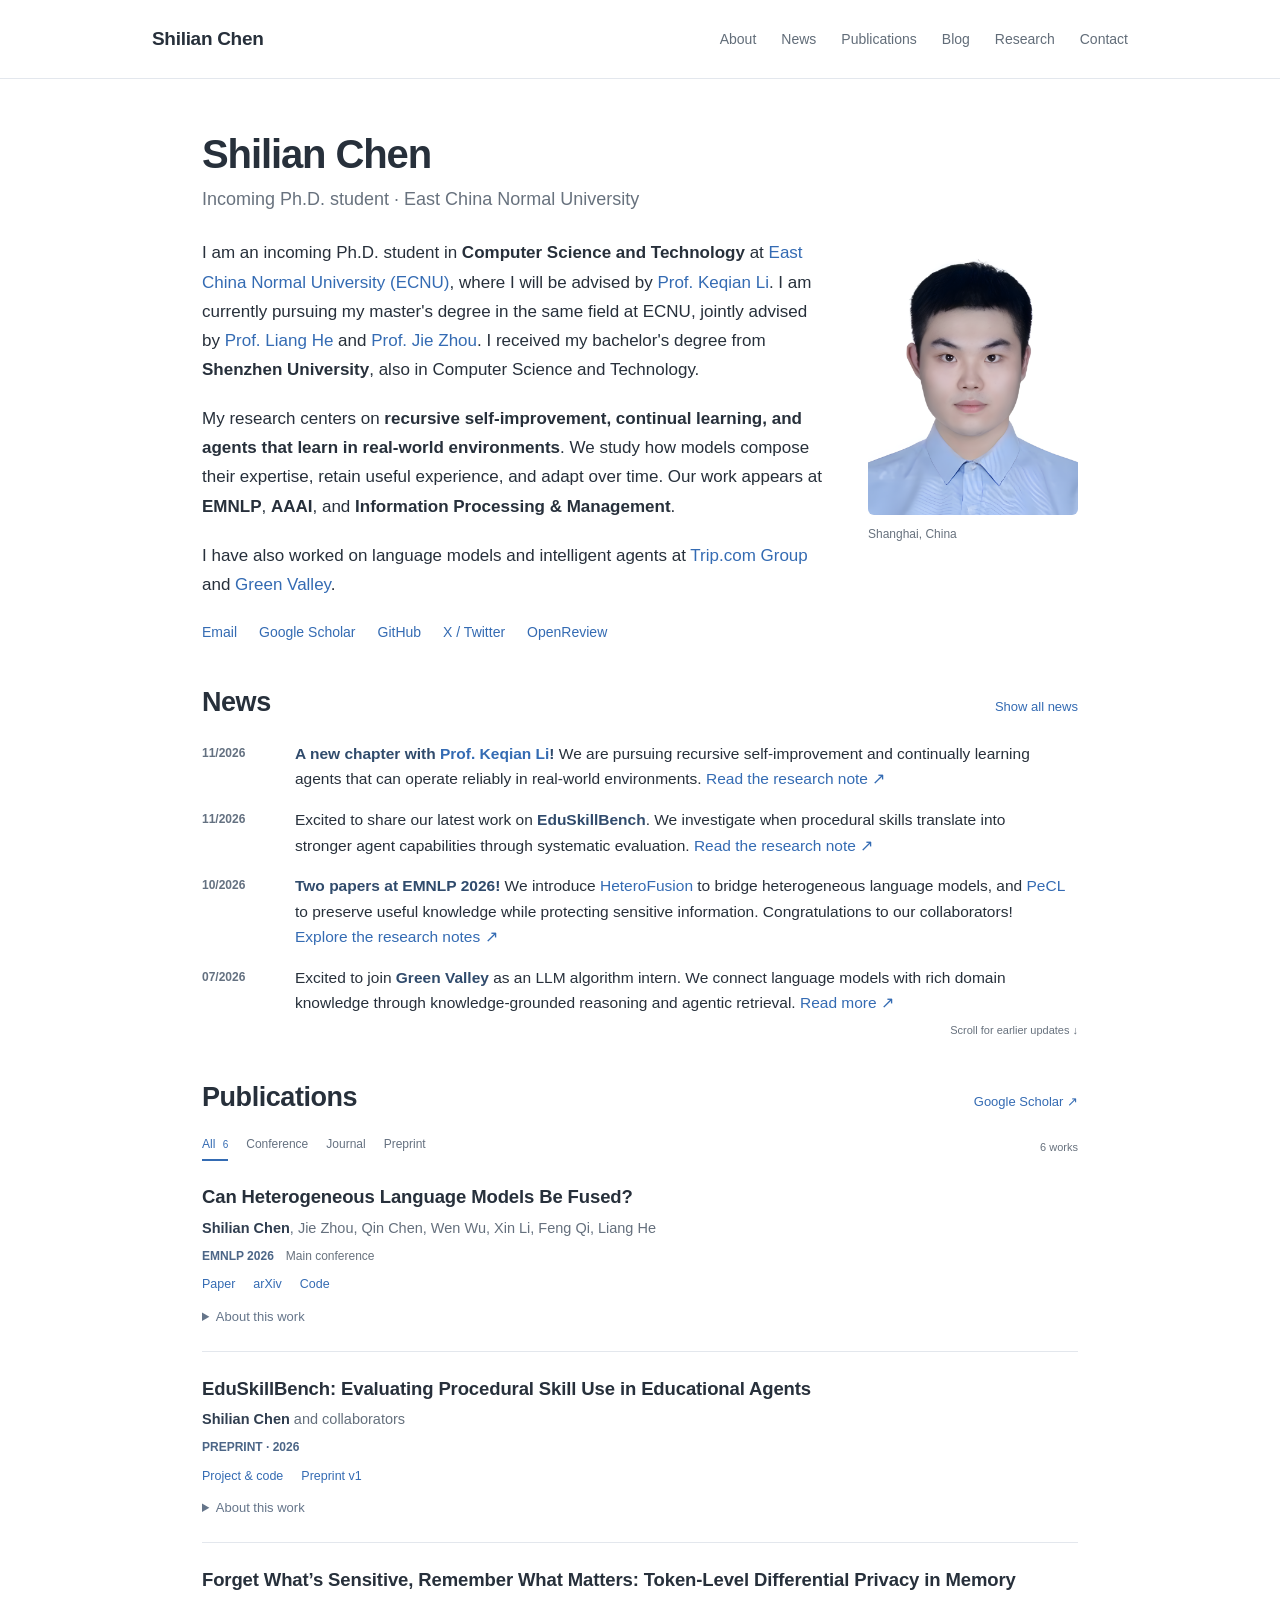
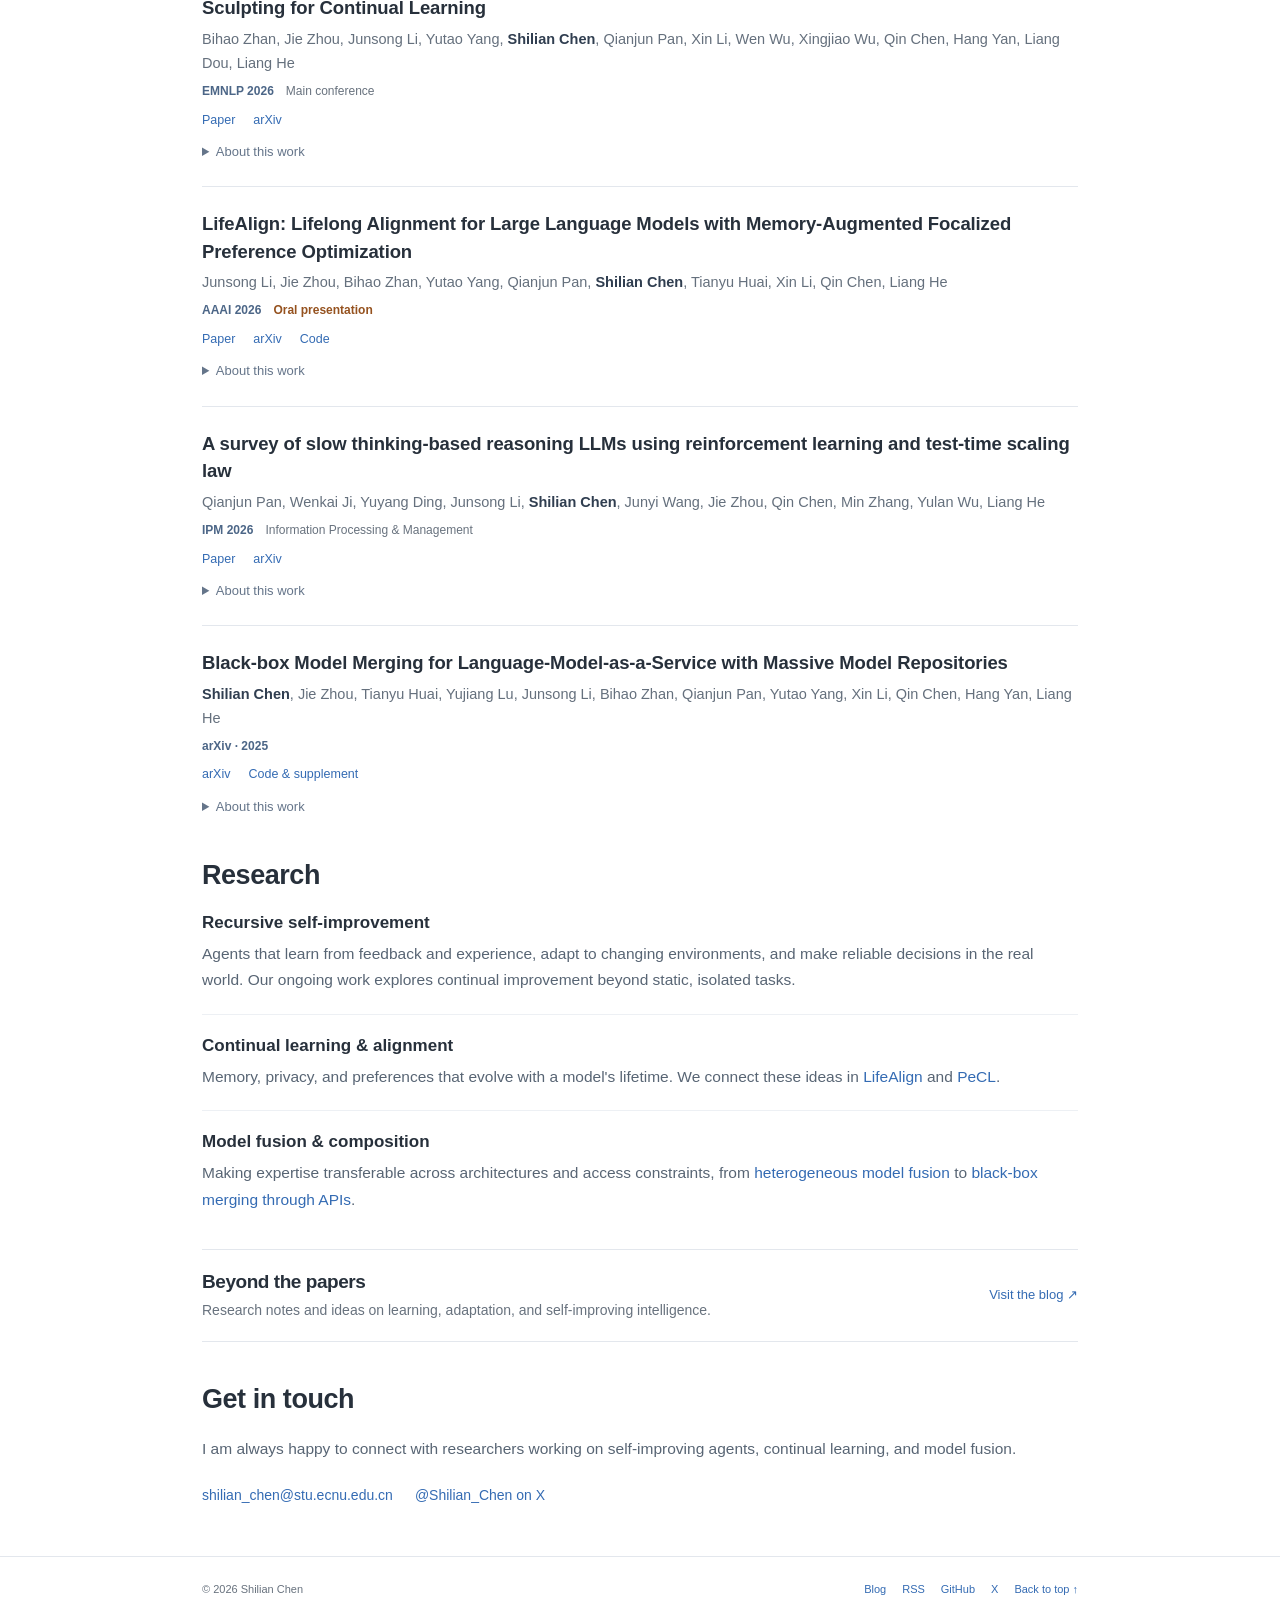
<file: index.html>
<!doctype html>
<html lang="en">
<head>
  <meta charset="utf-8">
  <meta name="viewport" content="width=device-width, initial-scale=1">
  <title>Shilian Chen | AI Researcher at ECNU</title>
  <meta name="description" content="Shilian Chen at East China Normal University. Research in recursive self-improvement, continual learning, language model fusion, and agentic intelligence in real-world environments.">
  <meta name="author" content="Shilian Chen">
  <meta name="robots" content="index, follow, max-image-preview:large">
  <meta name="theme-color" content="#346bb3">
  <link rel="canonical" href="https://chansl-lucky.github.io/">
  <meta property="og:type" content="profile">
  <meta property="og:title" content="Shilian Chen">
  <meta property="og:description" content="Recursive self-improvement, continual learning, and agentic intelligence in real-world environments. Academic homepage of Shilian Chen.">
  <meta property="og:url" content="https://chansl-lucky.github.io/">
  <meta property="og:image" content="https://chansl-lucky.github.io/assets/shilian-chen.png">
  <meta name="twitter:card" content="summary">
  <meta name="twitter:creator" content="@Shilian_Chen">
  <link rel="alternate" type="application/rss+xml" title="Shilian Chen — Blog" href="/blog/feed.xml">
  <link rel="icon" href="/assets/favicon.svg" type="image/svg+xml">
  <link rel="stylesheet" href="/style.css">
  <script type="application/ld+json">
  {"@context":"https://schema.org","@type":"ProfilePage","url":"https://chansl-lucky.github.io/","dateModified":"2026-11-05","mainEntity":{"@type":"Person","name":"Shilian Chen","url":"https://chansl-lucky.github.io/","image":"https://chansl-lucky.github.io/assets/shilian-chen.png","email":"mailto:shilian_chen@stu.ecnu.edu.cn","description":"Master's student and incoming Ph.D. student in Computer Science and Technology at East China Normal University, with a bachelor's degree in the same field from Shenzhen University. Researching recursive self-improvement, continual learning, and agentic intelligence.","affiliation":{"@type":"CollegeOrUniversity","name":"East China Normal University","url":"https://english.ecnu.edu.cn/"},"alumniOf":{"@type":"CollegeOrUniversity","name":"Shenzhen University"},"sameAs":["https://scholar.google.com/citations?user=aW4NPd4AAAAJ","https://openreview.net/profile?id=~Shilian_Chen2","https://github.com/Chansl-Lucky","https://x.com/Shilian_Chen"],"knowsAbout":["Language model fusion","Continual learning","Language model alignment","Agent evaluation","Recursive self-improvement"]}}
  </script>
  <script src="/script.js" defer></script>
</head>
<body>
<a class="skip-link" href="#main">Skip to content</a>
<!-- SITE_HEADER_START -->
<header class="site-header">
  <div class="header-inner">
    <a class="brand" href="/">Shilian Chen</a>
    <nav id="nav" aria-label="Main navigation">
      <a href="/#about">About</a><a href="/#news">News</a><a href="/#publications">Publications</a><a href="/blog/">Blog</a><a href="/#research">Research</a><a href="/#contact">Contact</a>
    </nav>
  </div>
</header>
<!-- SITE_HEADER_END -->
<main id="main" class="page-shell">
  <section id="about" class="intro section-block" aria-labelledby="profile-name">
    <div class="intro-heading">
      <h1 id="profile-name">Shilian Chen</h1>
      <p class="position">Incoming Ph.D. student · East China Normal University</p>
    </div>
    <div class="intro-grid">
      <div class="intro-copy">
        <p>I am an incoming Ph.D. student in <strong>Computer Science and Technology</strong> at <a href="https://english.ecnu.edu.cn/">East China Normal University (ECNU)</a>, where I will be advised by <a href="https://keqian-li.github.io/">Prof. Keqian Li</a>. I am currently pursuing my master's degree in the same field at ECNU, jointly advised by <a href="https://faculty.ecnu.edu.cn/_s16/hl2/main.psp">Prof. Liang He</a> and <a href="https://drjzhou.github.io/">Prof. Jie Zhou</a>. I received my bachelor's degree from <strong>Shenzhen University</strong>, also in Computer Science and Technology.</p>
        <p>My research centers on <strong>recursive self-improvement, continual learning, and agents that learn in real-world environments</strong>. We study how models compose their expertise, retain useful experience, and adapt over time. Our work appears at <strong>EMNLP</strong>, <strong>AAAI</strong>, and <strong>Information Processing &amp; Management</strong>.</p>
        <p>I have also worked on language models and intelligent agents at <a href="https://group.trip.com/">Trip.com Group</a> and <a href="https://www.greenvalleypharma.com/En">Green Valley</a>.</p>
        <div class="social-links" aria-label="Profiles and contact">
          <a href="mailto:shilian_chen@stu.ecnu.edu.cn">Email</a><a href="https://scholar.google.com/citations?user=aW4NPd4AAAAJ&amp;hl=en">Google Scholar</a><a href="https://github.com/Chansl-Lucky">GitHub</a><a href="https://x.com/Shilian_Chen">X / Twitter</a><a href="https://openreview.net/profile?id=~Shilian_Chen2">OpenReview</a>
        </div>
      </div>
      <figure class="hero-portrait">
        <img class="portrait" src="/assets/shilian-chen.png" width="1392" height="1824" alt="Portrait of Shilian Chen" fetchpriority="high">
        <figcaption class="portrait-caption">Shanghai, China</figcaption>
      </figure>
    </div>
  </section>
  <section id="news" class="section-block" aria-labelledby="news-title">
    <div class="section-heading"><h2 id="news-title">News</h2><button class="section-link" id="news-toggle" aria-expanded="false" aria-controls="news-window" hidden>Show all news</button></div>
    <div class="news-window" id="news-window" role="region" aria-label="News, newest first" tabindex="0">
      <ul class="news-list">
      <li><time class="news-date" datetime="2026-11">11/2026</time><p><strong>A new chapter with <a href="https://keqian-li.github.io/">Prof. Keqian Li</a>!</strong> We are pursuing recursive self-improvement and continually learning agents that can operate reliably in real-world environments. <a href="/blog/toward-agents-that-keep-improving/">Read the research note ↗</a></p></li>
      <li><time class="news-date" datetime="2026-11">11/2026</time><p>Excited to share our latest work on <a href="#eduskillbench"><strong>EduSkillBench</strong></a>. We investigate when procedural skills translate into stronger agent capabilities through systematic evaluation. <a href="/blog/eduskillbench-when-skills-help/">Read the research note ↗</a></p></li>
      <li><time class="news-date" datetime="2026-10">10/2026</time><p><strong>Two papers at EMNLP 2026!</strong> We introduce <a href="#heterofusion">HeteroFusion</a> to bridge heterogeneous language models, and <a href="#pecl">PeCL</a> to preserve useful knowledge while protecting sensitive information. Congratulations to our collaborators! <a href="/blog/">Explore the research notes ↗</a></p></li>
      <li><time class="news-date" datetime="2026-07">07/2026</time><p>Excited to join <a href="https://www.greenvalleypharma.com/En"><strong>Green Valley</strong></a> as an LLM algorithm intern. We connect language models with rich domain knowledge through knowledge-grounded reasoning and agentic retrieval. <a href="/blog/toward-agents-that-keep-improving/">Read more ↗</a></p></li>
      <li><time class="news-date" datetime="2026-03">03/2026</time><p>Our <a href="#slow-thinking"><strong>survey of slow-thinking reasoning models</strong></a> appears in the March issue of <em>Information Processing &amp; Management</em>, connecting reinforcement learning, test-time scaling, and structured reasoning. <a href="/blog/beyond-longer-reasoning/">Read the research note ↗</a></p></li>
      <li><time class="news-date" datetime="2026-01">01/2026</time><p>Thrilled that <a href="#lifealign"><strong>LifeAlign</strong></a> was presented as an <strong>oral at AAAI 2026</strong>. We take a step toward lifelong alignment by bringing preference learning and long-term memory together. <a href="/blog/learning-without-losing-what-matters/">Read the research note ↗</a></p></li>
      <li><time class="news-date" datetime="2025-09">09/2025</time><p>Excited to join <a href="https://group.trip.com/"><strong>Trip.com Group</strong></a> as an LLM algorithm intern. We bring intelligent agents into real business workflows, from knowledge-grounded generation to feedback-driven capability improvement. <a href="/blog/toward-agents-that-keep-improving/">Read more ↗</a></p></li>
      <li><time class="news-date" datetime="2025-09">09/2025</time><p>We introduce <a href="#evo-merging"><strong>Evo-Merging</strong></a> on <a href="https://arxiv.org/abs/2509.12951">arXiv</a>: combining expertise from massive model repositories using only API queries. <a href="/blog/model-expertise-should-travel/">Read the research note ↗</a></p></li>
    </ul>
    </div>
    <p class="news-hint" id="news-hint" hidden>Scroll for earlier updates ↓</p>
  </section>

  <section id="publications" class="section-block" aria-labelledby="publications-title">
    <div class="section-heading"><h2 id="publications-title">Publications</h2><a class="section-link" href="https://scholar.google.com/citations?user=aW4NPd4AAAAJ&amp;hl=en">Google Scholar ↗</a></div>
    <div class="publication-tools" hidden>
      <div class="filters" role="group" aria-label="Filter publications">
        <button class="active" data-filter="all" aria-pressed="true">All <span>6</span></button>
        <button data-filter="conference" aria-pressed="false">Conference</button>
        <button data-filter="journal" aria-pressed="false">Journal</button>
        <button data-filter="preprint" aria-pressed="false">Preprint</button>
      </div>
      <span class="result-count" role="status" aria-live="polite">6 works</span>
    </div>
    <div class="publications-list">
      <article id="heterofusion" class="publication" data-type="conference">
            <h3><a href="https://aclanthology.org/2026.emnlp-main.939/">Can Heterogeneous Language Models Be Fused?</a></h3>
            <p class="authors"><strong>Shilian Chen</strong>, Jie Zhou, Qin Chen, Wen Wu, Xin Li, Feng Qi, Liang He</p>
            <div class="pub-meta"><span class="venue">EMNLP 2026</span><span>Main conference</span></div>

            <div class="paper-links"><a href="https://aclanthology.org/2026.emnlp-main.939/">Paper</a><a href="https://arxiv.org/abs/2604.01674">arXiv</a><a href="https://github.com/ECNU-ICALK/HeteroFusion">Code</a></div>
          <details class="paper-abstract"><summary>About this work</summary><p>We introduce HeteroFusion to combine expertise across heterogeneous language models through topology-based alignment and conflict-aware denoising.</p></details>
          </article>
      <article id="eduskillbench" class="publication" data-type="preprint">
            <h3><a href="https://github.com/Airlivy/EduSkillBench">EduSkillBench: Evaluating Procedural Skill Use in Educational Agents</a></h3>
            <p class="authors"><strong>Shilian Chen</strong> and collaborators</p>
            <div class="pub-meta"><span class="venue preprint">PREPRINT · 2026</span></div>

            <div class="paper-links"><a href="https://github.com/Airlivy/EduSkillBench">Project & code</a><a href="https://www.preprints.org/manuscript/202608.2214">Preprint v1</a></div>
          <details class="paper-abstract"><summary>About this work</summary><p>We study whether reusable educational agent skills improve LLM performance through matched evaluations with and without skill guidance. We build task-specific rubrics and a reproducible evaluation pipeline across educational tasks.</p></details>
          </article>
      <article id="pecl" class="publication" data-type="conference">
            <h3><a href="https://aclanthology.org/2026.emnlp-main.39/">Forget What’s Sensitive, Remember What Matters: Token-Level Differential Privacy in Memory Sculpting for Continual Learning</a></h3>
            <p class="authors">Bihao Zhan, Jie Zhou, Junsong Li, Yutao Yang, <strong>Shilian Chen</strong>, Qianjun Pan, Xin Li, Wen Wu, Xingjiao Wu, Qin Chen, Hang Yan, Liang Dou, Liang He</p>
            <div class="pub-meta"><span class="venue">EMNLP 2026</span><span>Main conference</span></div>

            <div class="paper-links"><a href="https://aclanthology.org/2026.emnlp-main.39/">Paper</a><a href="https://arxiv.org/abs/2509.12958">arXiv</a></div>
          <details class="paper-abstract"><summary>About this work</summary><p>We develop PeCL, combining token-level differential privacy with privacy-guided memory sculpting to protect sensitive information while retaining useful knowledge.</p></details>
          </article>
      <article id="lifealign" class="publication" data-type="conference">
            <h3><a href="https://ojs.aaai.org/index.php/AAAI/article/view/40428">LifeAlign: Lifelong Alignment for Large Language Models with Memory-Augmented Focalized Preference Optimization</a></h3>
            <p class="authors">Junsong Li, Jie Zhou, Bihao Zhan, Yutao Yang, Qianjun Pan, <strong>Shilian Chen</strong>, Tianyu Huai, Xin Li, Qin Chen, Liang He</p>
            <div class="pub-meta"><span class="venue">AAAI 2026</span><span class="oral">Oral presentation</span></div>

            <div class="paper-links"><a href="https://ojs.aaai.org/index.php/AAAI/article/view/40428">Paper</a><a href="https://arxiv.org/abs/2509.17183">arXiv</a><a href="https://github.com/real-ljs/LifeAlign">Code</a></div>
          <details class="paper-abstract"><summary>About this work</summary><p>We introduce LifeAlign to maintain alignment across changing tasks, using focalized preference optimization and consolidation of short-term preferences into long-term memory.</p></details>
          </article>
      <article id="slow-thinking" class="publication" data-type="journal">
            <h3><a href="https://doi.org/10.1016/j.ipm.2025.104394">A survey of slow thinking-based reasoning LLMs using reinforcement learning and test-time scaling law</a></h3>
            <p class="authors">Qianjun Pan, Wenkai Ji, Yuyang Ding, Junsong Li, <strong>Shilian Chen</strong>, Junyi Wang, Jie Zhou, Qin Chen, Min Zhang, Yulan Wu, Liang He</p>
            <div class="pub-meta"><span class="venue journal">IPM 2026</span><span>Information Processing & Management</span></div>

            <div class="paper-links"><a href="https://doi.org/10.1016/j.ipm.2025.104394">Paper</a><a href="https://arxiv.org/abs/2505.02665">arXiv</a></div>
          <details class="paper-abstract"><summary>About this work</summary><p>We survey reasoning language models through three connected themes: reinforcement learning, test-time scaling, and structured slow-thinking frameworks.</p></details>
          </article>
      <article id="evo-merging" class="publication" data-type="preprint">
            <h3><a href="https://arxiv.org/abs/2509.12951">Black-box Model Merging for Language-Model-as-a-Service with Massive Model Repositories</a></h3>
            <p class="authors"><strong>Shilian Chen</strong>, Jie Zhou, Tianyu Huai, Yujiang Lu, Junsong Li, Bihao Zhan, Qianjun Pan, Yutao Yang, Xin Li, Qin Chen, Hang Yan, Liang He</p>
            <div class="pub-meta"><span class="venue preprint">arXiv · 2025</span></div>

            <div class="paper-links"><a href="https://arxiv.org/abs/2509.12951">arXiv</a><a href="https://github.com/Chansl-Lucky/Black-Box-Merging">Code & supplement</a></div>
          <details class="paper-abstract"><summary>About this work</summary><p>We propose Evo-Merging, a derivative-free framework that combines black-box model expertise through API queries, sparsity-based denoising, and sign-aware scaling.</p></details>
          </article>
    </div>
  </section>

  <section id="research" class="section-block" aria-labelledby="research-title">
    <div class="section-heading"><h2 id="research-title">Research</h2></div>
    <div class="research-list">
      <div class="research-item"><h3>Recursive self-improvement</h3><p>Agents that learn from feedback and experience, adapt to changing environments, and make reliable decisions in the real world. Our ongoing work explores continual improvement beyond static, isolated tasks.</p></div>
      <div class="research-item"><h3>Continual learning &amp; alignment</h3><p>Memory, privacy, and preferences that evolve with a model's lifetime. We connect these ideas in <a href="#lifealign">LifeAlign</a> and <a href="#pecl">PeCL</a>.</p></div>
      <div class="research-item"><h3>Model fusion &amp; composition</h3><p>Making expertise transferable across architectures and access constraints, from <a href="#heterofusion">heterogeneous model fusion</a> to <a href="#evo-merging">black-box merging through APIs</a>.</p></div>
    </div>
  </section>
  <aside class="blog-callout" aria-label="Research blog">
    <div><h2>Beyond the papers</h2><p>Research notes and ideas on learning, adaptation, and self-improving intelligence.</p></div>
    <a class="text-link" href="/blog/">Visit the blog <span aria-hidden="true">↗</span></a>
  </aside>
  <section id="contact" class="section-block" aria-labelledby="contact-title">
    <div class="section-heading"><h2 id="contact-title">Get in touch</h2></div>
    <p class="contact-copy">I am always happy to connect with researchers working on self-improving agents, continual learning, and model fusion.</p>
    <div class="social-links"><a href="mailto:shilian_chen@stu.ecnu.edu.cn">shilian_chen@stu.ecnu.edu.cn</a><a href="https://x.com/Shilian_Chen">@Shilian_Chen on X</a></div>
  </section>
</main>
<!-- SITE_FOOTER_START -->
<footer class="page-footer">
  <div class="footer-inner"><span>© 2026 Shilian Chen</span><div class="footer-links"><a href="/blog/">Blog</a><a href="/blog/feed.xml">RSS</a><a href="https://github.com/Chansl-Lucky">GitHub</a><a href="https://x.com/Shilian_Chen">X</a><a href="/#about">Back to top ↑</a></div></div>
</footer>
<!-- SITE_FOOTER_END -->
</body>
</html>
</file>
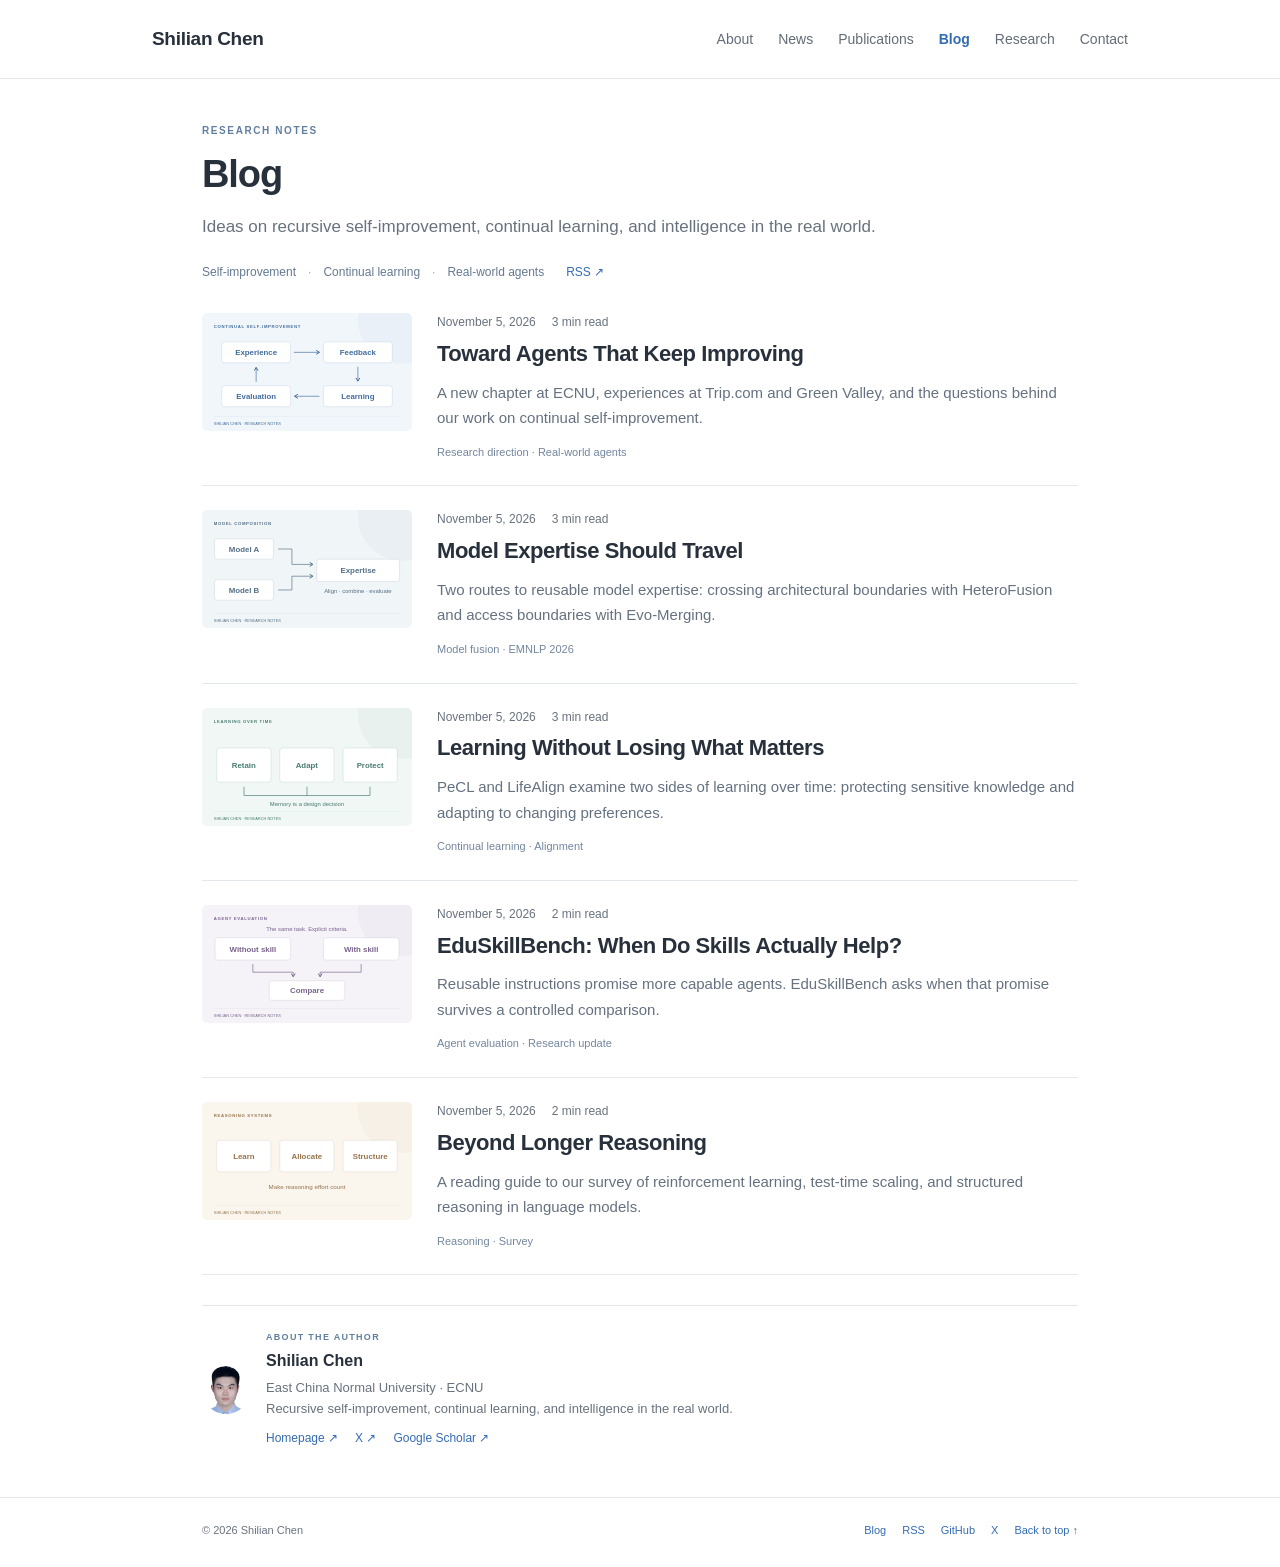
<file: blog/index.html>
<!doctype html>
<html lang="en"><head>
  <meta charset="utf-8">
  <meta name="viewport" content="width=device-width, initial-scale=1">
  <title>Blog — Shilian Chen</title>
  <meta name="description" content="Ideas on recursive self-improvement, continual learning, and intelligence in the real world.">
  <meta name="author" content="Shilian Chen">
  <meta name="robots" content="index, follow, max-image-preview:large">
  <meta name="theme-color" content="#346bb3">
  <link rel="canonical" href="https://chansl-lucky.github.io/blog/">
  <link rel="icon" href="/assets/favicon.svg" type="image/svg+xml">
  <link rel="stylesheet" href="/style.css">
  <link rel="alternate" type="application/rss+xml" title="Shilian Chen — Blog" href="/blog/feed.xml">
  <meta property="og:type" content="website">
  <meta property="og:title" content="Blog — Shilian Chen">
  <meta property="og:description" content="Ideas on recursive self-improvement, continual learning, and intelligence in the real world.">
  <meta property="og:url" content="https://chansl-lucky.github.io/blog/">
  <meta property="og:image" content="https://chansl-lucky.github.io/assets/shilian-chen.png">
  <meta name="twitter:card" content="summary_large_image">
  <meta name="twitter:site" content="@Shilian_Chen">
  <meta name="twitter:creator" content="@Shilian_Chen">
  <meta name="twitter:title" content="Blog — Shilian Chen">
  <meta name="twitter:description" content="Ideas on recursive self-improvement, continual learning, and intelligence in the real world.">
  <meta name="twitter:image" content="https://chansl-lucky.github.io/assets/shilian-chen.png">
  <script type="application/ld+json">{"@context": "https://schema.org", "@type": "Blog", "name": "Shilian Chen — Blog", "url": "https://chansl-lucky.github.io/blog/", "description": "Ideas on recursive self-improvement, continual learning, and intelligence in the real world.", "inLanguage": "en", "author": {"@type": "Person", "name": "Shilian Chen", "url": "https://chansl-lucky.github.io/"}}</script>
  <script src="/script.js" defer></script>
</head><body>
<!-- Generated by scripts/build_blog.py; edit content/posts.json instead. -->
<a class="skip-link" href="#main">Skip to content</a>
<header class="site-header">
  <div class="header-inner">
    <a class="brand" href="/">Shilian Chen</a>
    <nav id="nav" aria-label="Main navigation">
      <a href="/#about">About</a><a href="/#news">News</a><a href="/#publications">Publications</a><a href="/blog/" class="active" aria-current="page">Blog</a><a href="/#research">Research</a><a href="/#contact">Contact</a>
    </nav>
  </div>
</header>
<main id="main" class="page-shell blog-page">
  <header class="blog-header"><p class="kicker">RESEARCH NOTES</p><h1>Blog</h1>
    <p class="blog-intro">Ideas on recursive self-improvement, continual learning, and intelligence in the real world.</p>
    <div class="blog-topics"><span>Self-improvement</span><span>Continual learning</span><span>Real-world agents</span><a href="/blog/feed.xml">RSS ↗</a></div>
  </header>
  <div class="blog-list"><article class="blog-post"><img class="post-image" src="/assets/blog/self-improvement.svg" alt="" loading="lazy"><div class="post-card-copy">
      <div class="article-meta"><time datetime="2026-11-05">November 5, 2026</time><span>3 min read</span></div>
      <h2><a href="/blog/toward-agents-that-keep-improving/">Toward Agents That Keep Improving</a></h2><p>A new chapter at ECNU, experiences at Trip.com and Green Valley, and the questions behind our work on continual self-improvement.</p>
      <p class="post-tags">Research direction · Real-world agents</p></div></article>
<article class="blog-post"><img class="post-image" src="/assets/blog/model-fusion.svg" alt="" loading="lazy"><div class="post-card-copy">
      <div class="article-meta"><time datetime="2026-11-05">November 5, 2026</time><span>3 min read</span></div>
      <h2><a href="/blog/model-expertise-should-travel/">Model Expertise Should Travel</a></h2><p>Two routes to reusable model expertise: crossing architectural boundaries with HeteroFusion and access boundaries with Evo-Merging.</p>
      <p class="post-tags">Model fusion · EMNLP 2026</p></div></article>
<article class="blog-post"><img class="post-image" src="/assets/blog/continual-learning.svg" alt="" loading="lazy"><div class="post-card-copy">
      <div class="article-meta"><time datetime="2026-11-05">November 5, 2026</time><span>3 min read</span></div>
      <h2><a href="/blog/learning-without-losing-what-matters/">Learning Without Losing What Matters</a></h2><p>PeCL and LifeAlign examine two sides of learning over time: protecting sensitive knowledge and adapting to changing preferences.</p>
      <p class="post-tags">Continual learning · Alignment</p></div></article>
<article class="blog-post"><img class="post-image" src="/assets/blog/skill-evaluation.svg" alt="" loading="lazy"><div class="post-card-copy">
      <div class="article-meta"><time datetime="2026-11-05">November 5, 2026</time><span>2 min read</span></div>
      <h2><a href="/blog/eduskillbench-when-skills-help/">EduSkillBench: When Do Skills Actually Help?</a></h2><p>Reusable instructions promise more capable agents. EduSkillBench asks when that promise survives a controlled comparison.</p>
      <p class="post-tags">Agent evaluation · Research update</p></div></article>
<article class="blog-post"><img class="post-image" src="/assets/blog/reasoning.svg" alt="" loading="lazy"><div class="post-card-copy">
      <div class="article-meta"><time datetime="2026-11-05">November 5, 2026</time><span>2 min read</span></div>
      <h2><a href="/blog/beyond-longer-reasoning/">Beyond Longer Reasoning</a></h2><p>A reading guide to our survey of reinforcement learning, test-time scaling, and structured reasoning in language models.</p>
      <p class="post-tags">Reasoning · Survey</p></div></article></div>
  <aside class="blog-author" aria-label="About the author">
    <img src="/assets/shilian-chen.png" alt="Shilian Chen" width="1392" height="1824" loading="lazy">
    <div class="author-copy"><p class="kicker">ABOUT THE AUTHOR</p><h2>Shilian Chen</h2>
    <p>East China Normal University · ECNU</p>
    <p>Recursive self-improvement, continual learning, and intelligence in the real world.</p>
    <div class="author-links"><a href="/">Homepage ↗</a><a href="https://x.com/Shilian_Chen">X ↗</a><a href="https://scholar.google.com/citations?user=aW4NPd4AAAAJ&amp;hl=en">Google Scholar ↗</a></div></div>
  </aside>
</main>
<footer class="page-footer">
  <div class="footer-inner"><span>© 2026 Shilian Chen</span><div class="footer-links"><a href="/blog/">Blog</a><a href="/blog/feed.xml">RSS</a><a href="https://github.com/Chansl-Lucky">GitHub</a><a href="https://x.com/Shilian_Chen">X</a><a href="/#about">Back to top ↑</a></div></div>
</footer>
</body></html>
</file>
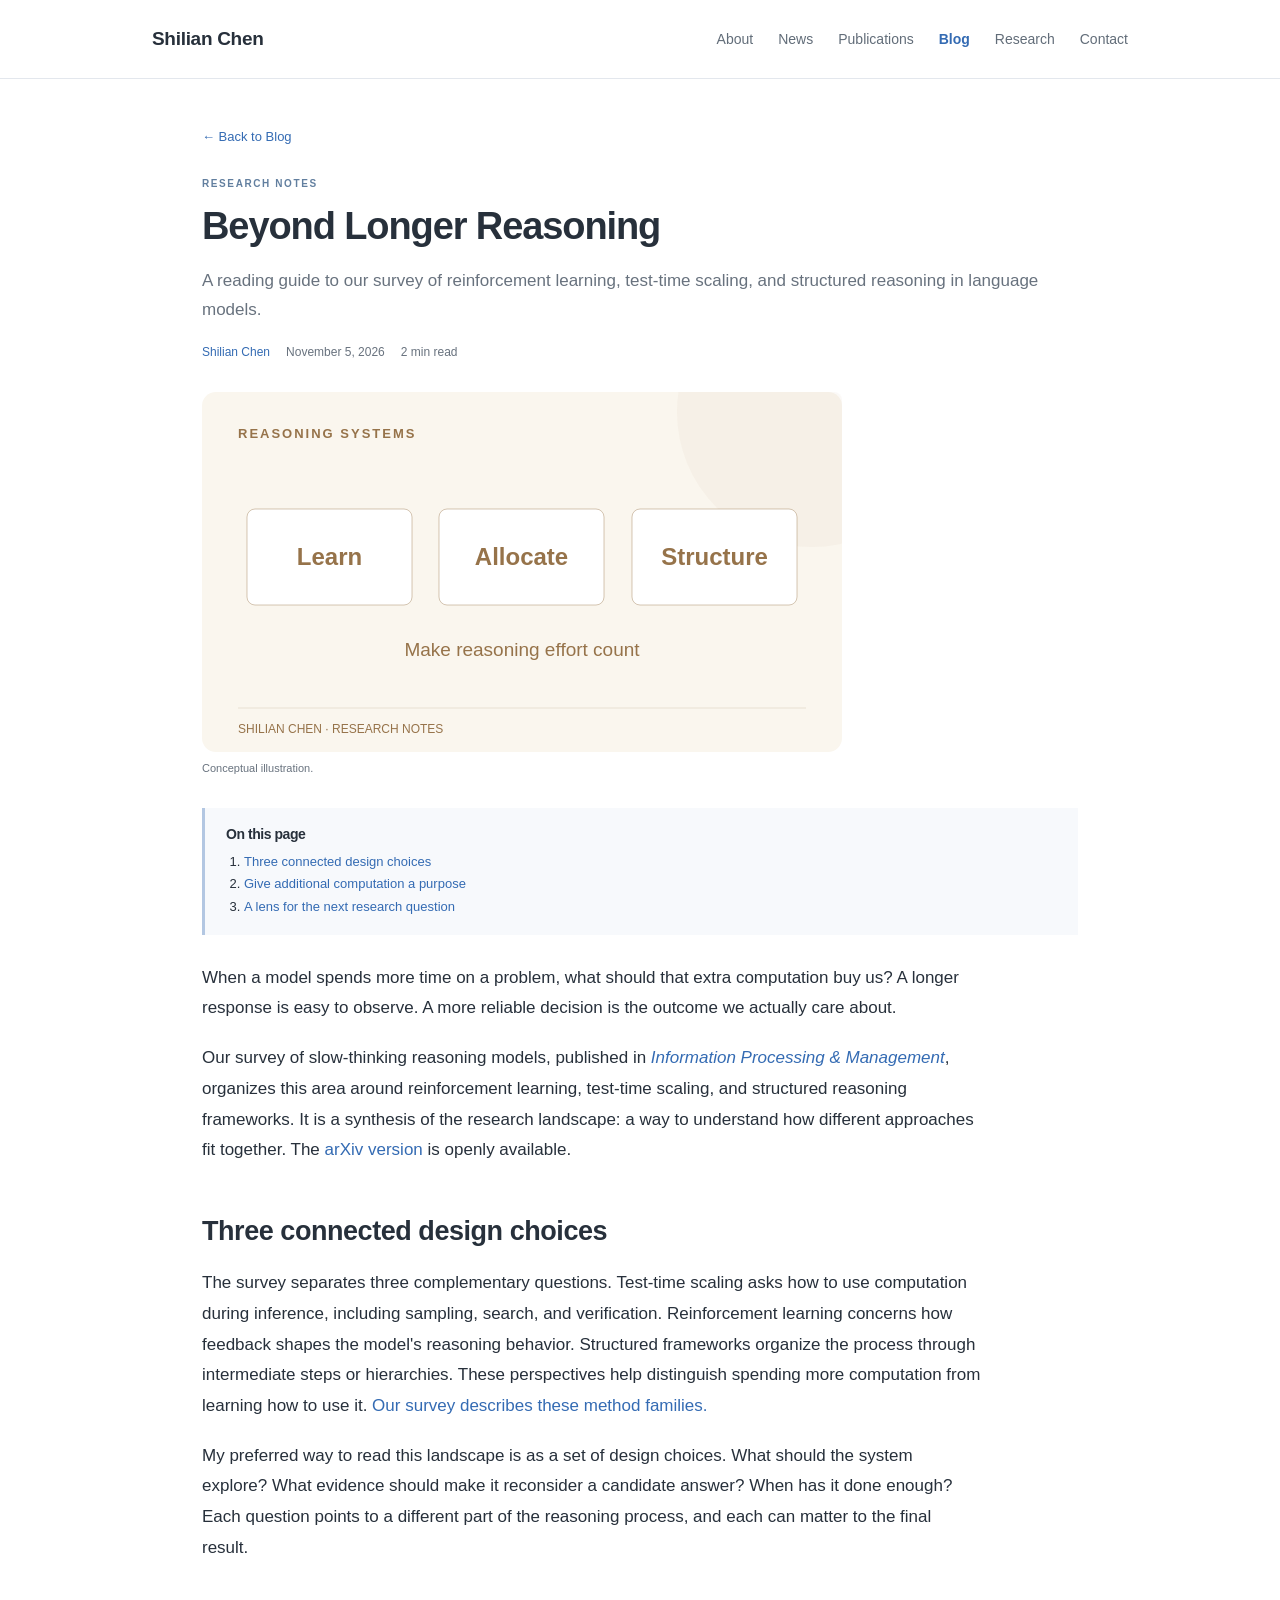
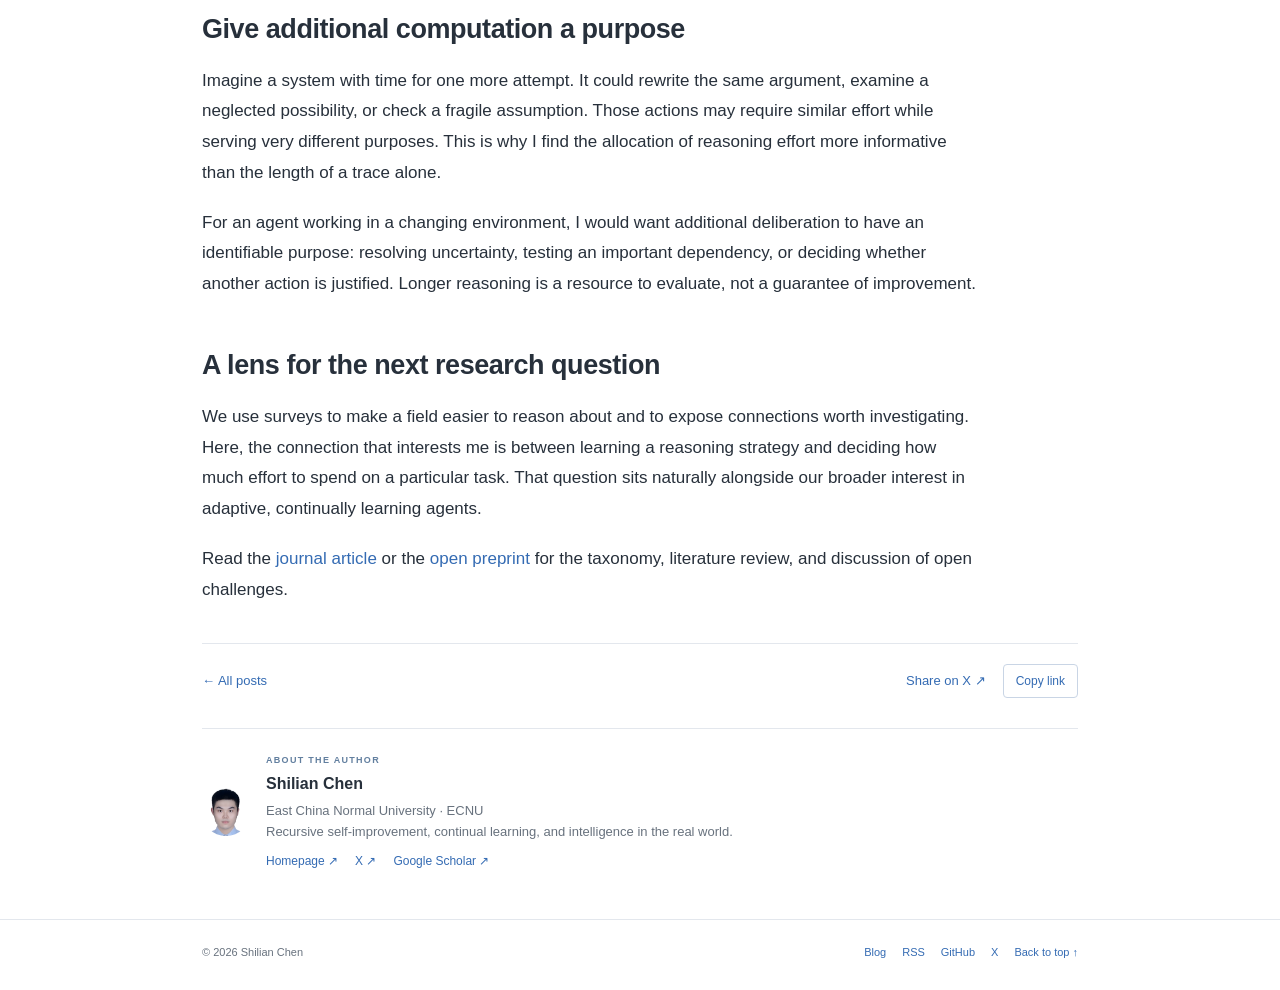
<file: blog/beyond-longer-reasoning/index.html>
<!doctype html>
<html lang="en">
<head>
  <meta charset="utf-8">
  <meta name="viewport" content="width=device-width, initial-scale=1">
  <title>Beyond Longer Reasoning — Shilian Chen</title>
  <meta name="description" content="A reading guide to our survey of reinforcement learning, test-time scaling, and structured reasoning in language models.">
  <meta name="author" content="Shilian Chen">
  <meta name="robots" content="index, follow, max-image-preview:large">
  <meta name="theme-color" content="#346bb3">
  <link rel="canonical" href="https://chansl-lucky.github.io/blog/beyond-longer-reasoning/">
  <link rel="icon" href="/assets/favicon.svg" type="image/svg+xml">
  <link rel="stylesheet" href="/style.css">
  <link rel="alternate" type="application/rss+xml" title="Shilian Chen — Blog" href="/blog/feed.xml">
  <meta property="og:type" content="article">
  <meta property="og:title" content="Beyond Longer Reasoning — Shilian Chen">
  <meta property="og:description" content="A reading guide to our survey of reinforcement learning, test-time scaling, and structured reasoning in language models.">
  <meta property="og:url" content="https://chansl-lucky.github.io/blog/beyond-longer-reasoning/">
  <meta property="og:image" content="https://chansl-lucky.github.io/assets/shilian-chen.png">
  <meta name="twitter:card" content="summary_large_image">
  <meta name="twitter:site" content="@Shilian_Chen">
  <meta name="twitter:creator" content="@Shilian_Chen">
  <meta name="twitter:title" content="Beyond Longer Reasoning — Shilian Chen">
  <meta name="twitter:description" content="A reading guide to our survey of reinforcement learning, test-time scaling, and structured reasoning in language models.">
  <meta name="twitter:image" content="https://chansl-lucky.github.io/assets/shilian-chen.png">
  <meta property="article:published_time" content="2026-11-05">
  <script type="application/ld+json">{"@context": "https://schema.org", "@type": "BlogPosting", "headline": "Beyond Longer Reasoning", "description": "A reading guide to our survey of reinforcement learning, test-time scaling, and structured reasoning in language models.", "url": "https://chansl-lucky.github.io/blog/beyond-longer-reasoning/", "mainEntityOfPage": "https://chansl-lucky.github.io/blog/beyond-longer-reasoning/", "datePublished": "2026-11-05", "dateModified": "2026-11-05", "inLanguage": "en", "author": {"@type": "Person", "name": "Shilian Chen", "url": "https://chansl-lucky.github.io/"}, "image": "https://chansl-lucky.github.io/assets/blog/reasoning.svg", "isPartOf": {"@type": "Blog", "name": "Shilian Chen — Blog", "url": "https://chansl-lucky.github.io/blog/"}}</script>
  <script src="/script.js" defer></script>
</head>
<body>
<!-- Generated by scripts/build_blog.py; edit content/posts.json instead. -->
<a class="skip-link" href="#main">Skip to content</a>
<header class="site-header">
  <div class="header-inner">
    <a class="brand" href="/">Shilian Chen</a>
    <nav id="nav" aria-label="Main navigation">
      <a href="/#about">About</a><a href="/#news">News</a><a href="/#publications">Publications</a><a href="/blog/" class="active" aria-current="page">Blog</a><a href="/#research">Research</a><a href="/#contact">Contact</a>
    </nav>
  </div>
</header>
<main id="main" class="page-shell article-page">
  <a class="back-link" href="/blog/">← Back to Blog</a>
  <article>
    <header class="article-header">
      <p class="kicker">RESEARCH NOTES</p>
      <h1>Beyond Longer Reasoning</h1>
      <p class="blog-intro">A reading guide to our survey of reinforcement learning, test-time scaling, and structured reasoning in language models.</p>
      <div class="article-meta"><a href="/">Shilian Chen</a><time datetime="2026-11-05">November 5, 2026</time><span>2 min read</span></div>
    </header>
    <figure class="article-hero"><img src="/assets/blog/reasoning.svg" alt="Conceptual overview: Beyond Longer Reasoning" width="640" height="360"><figcaption>Conceptual illustration.</figcaption></figure>
    <nav class="article-toc" aria-label="Table of contents"><h2>On this page</h2><ol><li><a href="#three-connected-design-choices">Three connected design choices</a></li><li><a href="#give-additional-computation-a-purpose">Give additional computation a purpose</a></li><li><a href="#a-lens-for-the-next-research-question">A lens for the next research question</a></li></ol></nav>
    <div class="article-body"><p>When a model spends more time on a problem, what should that extra computation buy us? A longer response is easy to observe. A more reliable decision is the outcome we actually care about.</p>
<p>Our survey of slow-thinking reasoning models, published in <a href="https://doi.org/10.1016/j.ipm.2025.104394"><em>Information Processing &amp; Management</em></a>, organizes this area around reinforcement learning, test-time scaling, and structured reasoning frameworks. It is a synthesis of the research landscape: a way to understand how different approaches fit together. The <a href="https://arxiv.org/abs/2505.02665">arXiv version</a> is openly available.</p>

<h2 id="three-connected-design-choices">Three connected design choices</h2>
<p>The survey separates three complementary questions. Test-time scaling asks how to use computation during inference, including sampling, search, and verification. Reinforcement learning concerns how feedback shapes the model's reasoning behavior. Structured frameworks organize the process through intermediate steps or hierarchies. These perspectives help distinguish spending more computation from learning how to use it. <a href="https://arxiv.org/abs/2505.02665">Our survey describes these method families.</a></p>
<p>My preferred way to read this landscape is as a set of design choices. What should the system explore? What evidence should make it reconsider a candidate answer? When has it done enough? Each question points to a different part of the reasoning process, and each can matter to the final result.</p>

<h2 id="give-additional-computation-a-purpose">Give additional computation a purpose</h2>
<p>Imagine a system with time for one more attempt. It could rewrite the same argument, examine a neglected possibility, or check a fragile assumption. Those actions may require similar effort while serving very different purposes. This is why I find the allocation of reasoning effort more informative than the length of a trace alone.</p>
<p>For an agent working in a changing environment, I would want additional deliberation to have an identifiable purpose: resolving uncertainty, testing an important dependency, or deciding whether another action is justified. Longer reasoning is a resource to evaluate, not a guarantee of improvement.</p>

<h2 id="a-lens-for-the-next-research-question">A lens for the next research question</h2>
<p>We use surveys to make a field easier to reason about and to expose connections worth investigating. Here, the connection that interests me is between learning a reasoning strategy and deciding how much effort to spend on a particular task. That question sits naturally alongside our broader interest in adaptive, continually learning agents.</p>
<p>Read the <a href="https://doi.org/10.1016/j.ipm.2025.104394">journal article</a> or the <a href="https://arxiv.org/abs/2505.02665">open preprint</a> for the taxonomy, literature review, and discussion of open challenges.</p>
</div>
    <footer class="article-footer">
      <a class="back-link" href="/blog/">← All posts</a>
      <div class="article-share"><a href="https://twitter.com/intent/tweet?text=Beyond+Longer+Reasoning&amp;url=https%3A%2F%2Fchansl-lucky.github.io%2Fblog%2Fbeyond-longer-reasoning%2F" target="_blank" rel="noopener noreferrer">Share on X ↗</a><button type="button" data-copy-url="https://chansl-lucky.github.io/blog/beyond-longer-reasoning/">Copy link</button><span class="copy-status" role="status" aria-live="polite"></span></div>
    </footer>
  </article>
  <aside class="blog-author" aria-label="About the author">
    <img src="/assets/shilian-chen.png" alt="Shilian Chen" width="1392" height="1824" loading="lazy">
    <div class="author-copy"><p class="kicker">ABOUT THE AUTHOR</p><h2>Shilian Chen</h2>
    <p>East China Normal University · ECNU</p>
    <p>Recursive self-improvement, continual learning, and intelligence in the real world.</p>
    <div class="author-links"><a href="/">Homepage ↗</a><a href="https://x.com/Shilian_Chen">X ↗</a><a href="https://scholar.google.com/citations?user=aW4NPd4AAAAJ&amp;hl=en">Google Scholar ↗</a></div></div>
  </aside>
</main>
<footer class="page-footer">
  <div class="footer-inner"><span>© 2026 Shilian Chen</span><div class="footer-links"><a href="/blog/">Blog</a><a href="/blog/feed.xml">RSS</a><a href="https://github.com/Chansl-Lucky">GitHub</a><a href="https://x.com/Shilian_Chen">X</a><a href="/#about">Back to top ↑</a></div></div>
</footer>
</body>
</html>
</file>
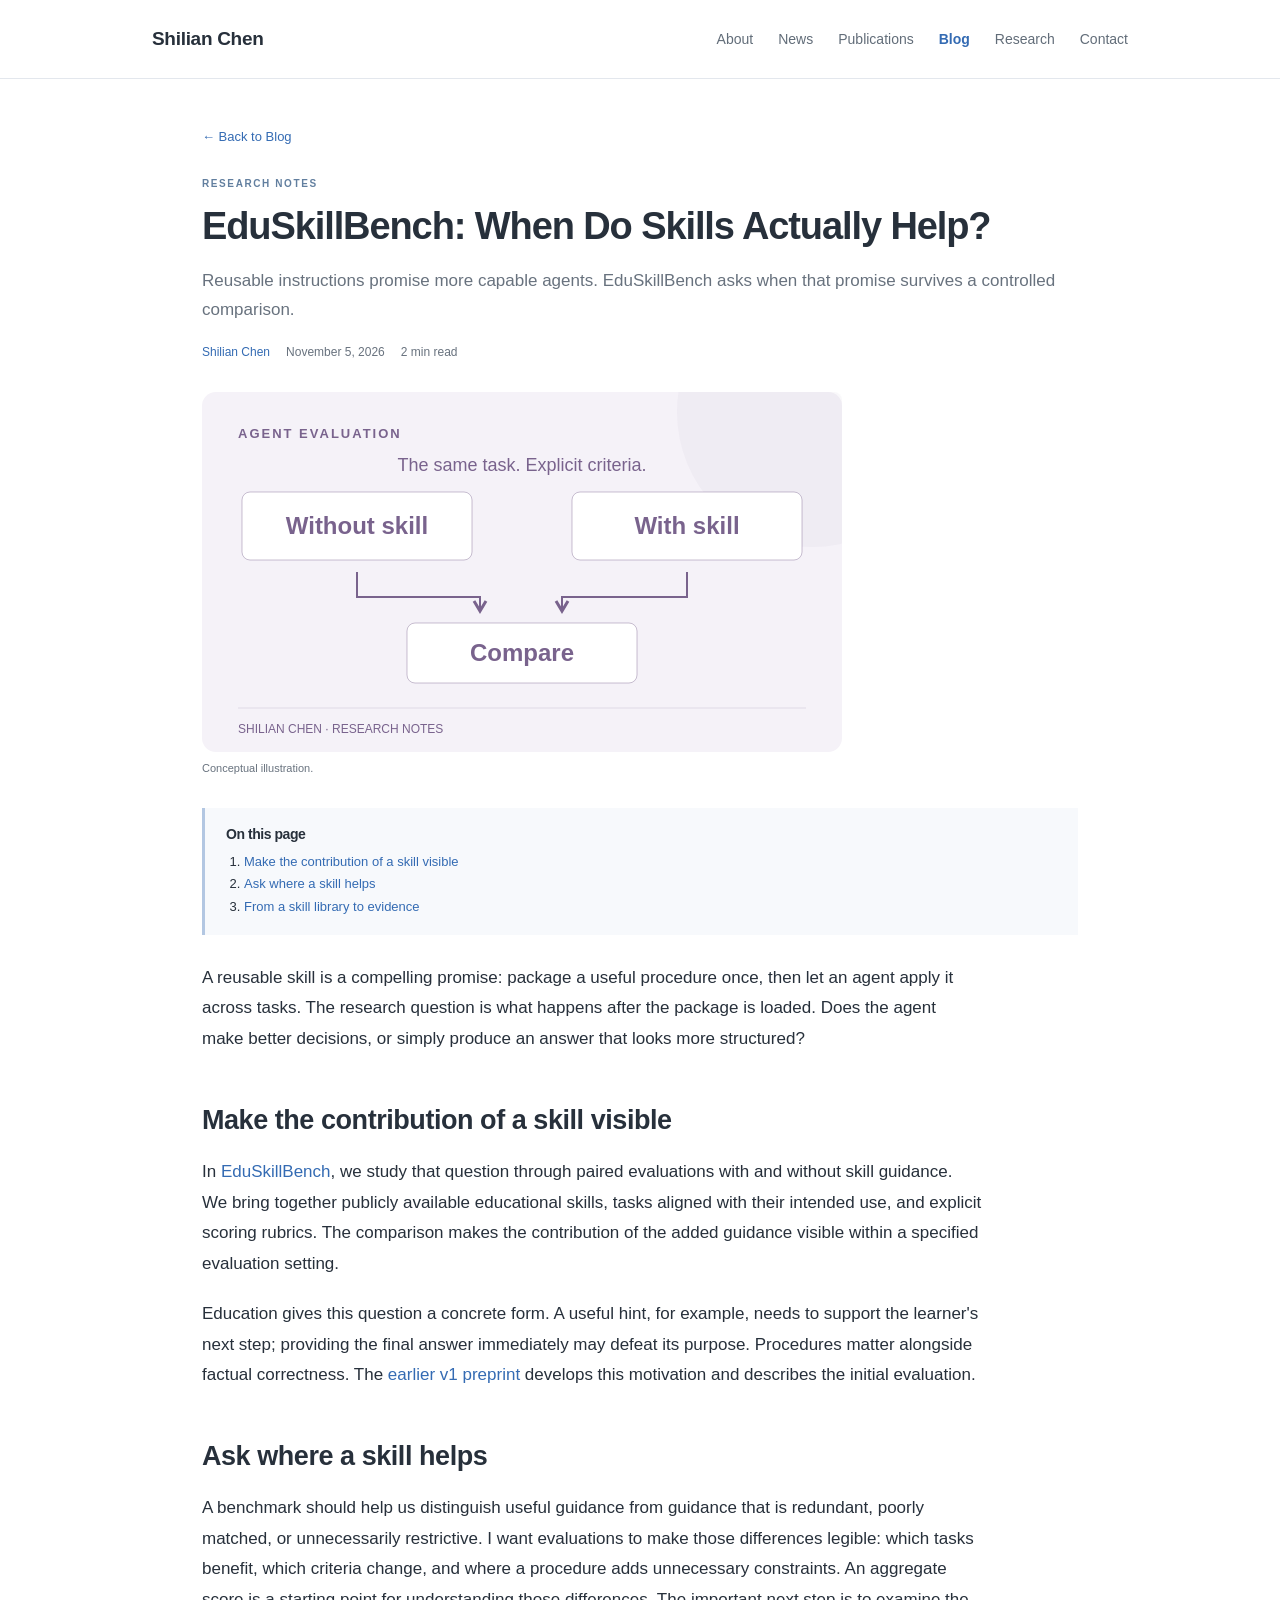
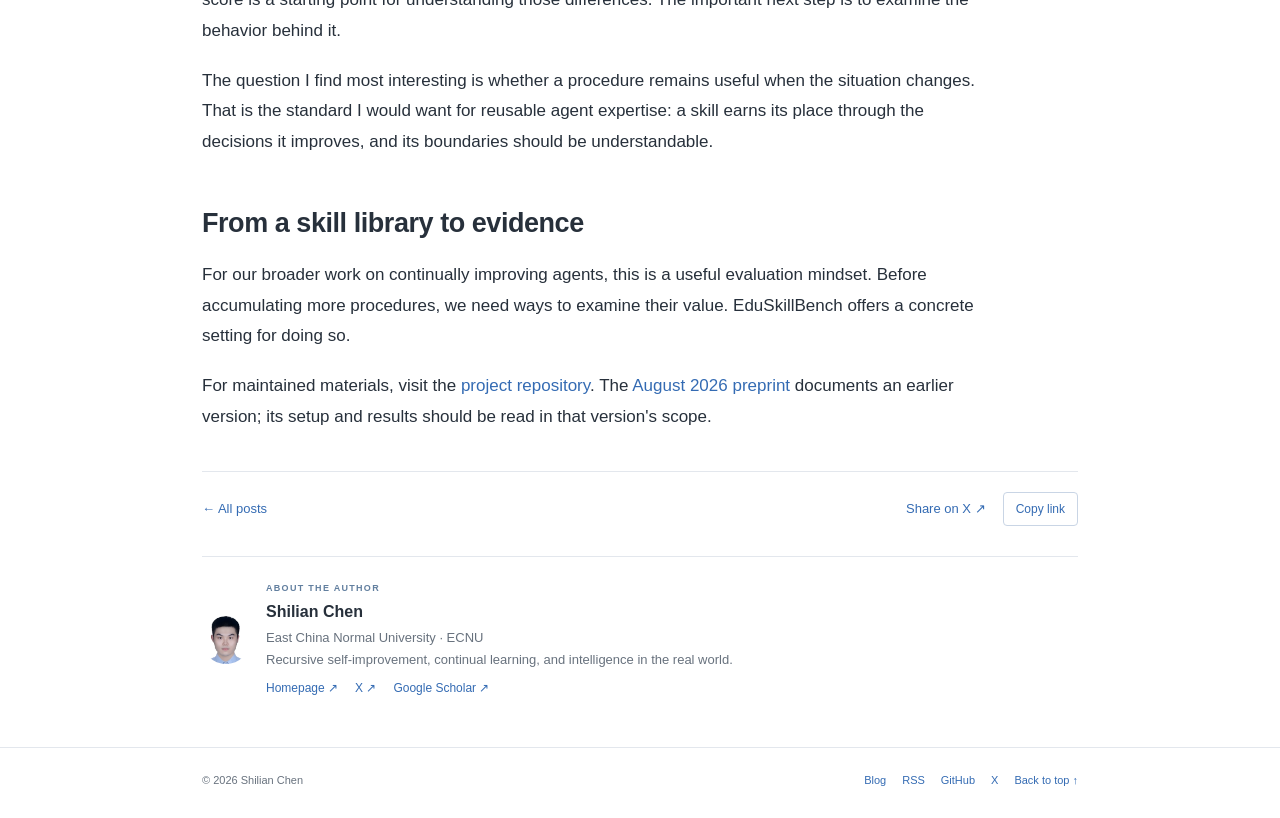
<file: blog/eduskillbench-when-skills-help/index.html>
<!doctype html>
<html lang="en">
<head>
  <meta charset="utf-8">
  <meta name="viewport" content="width=device-width, initial-scale=1">
  <title>EduSkillBench: When Do Skills Actually Help? — Shilian Chen</title>
  <meta name="description" content="Reusable instructions promise more capable agents. EduSkillBench asks when that promise survives a controlled comparison.">
  <meta name="author" content="Shilian Chen">
  <meta name="robots" content="index, follow, max-image-preview:large">
  <meta name="theme-color" content="#346bb3">
  <link rel="canonical" href="https://chansl-lucky.github.io/blog/eduskillbench-when-skills-help/">
  <link rel="icon" href="/assets/favicon.svg" type="image/svg+xml">
  <link rel="stylesheet" href="/style.css">
  <link rel="alternate" type="application/rss+xml" title="Shilian Chen — Blog" href="/blog/feed.xml">
  <meta property="og:type" content="article">
  <meta property="og:title" content="EduSkillBench: When Do Skills Actually Help? — Shilian Chen">
  <meta property="og:description" content="Reusable instructions promise more capable agents. EduSkillBench asks when that promise survives a controlled comparison.">
  <meta property="og:url" content="https://chansl-lucky.github.io/blog/eduskillbench-when-skills-help/">
  <meta property="og:image" content="https://chansl-lucky.github.io/assets/shilian-chen.png">
  <meta name="twitter:card" content="summary_large_image">
  <meta name="twitter:site" content="@Shilian_Chen">
  <meta name="twitter:creator" content="@Shilian_Chen">
  <meta name="twitter:title" content="EduSkillBench: When Do Skills Actually Help? — Shilian Chen">
  <meta name="twitter:description" content="Reusable instructions promise more capable agents. EduSkillBench asks when that promise survives a controlled comparison.">
  <meta name="twitter:image" content="https://chansl-lucky.github.io/assets/shilian-chen.png">
  <meta property="article:published_time" content="2026-11-05">
  <script type="application/ld+json">{"@context": "https://schema.org", "@type": "BlogPosting", "headline": "EduSkillBench: When Do Skills Actually Help?", "description": "Reusable instructions promise more capable agents. EduSkillBench asks when that promise survives a controlled comparison.", "url": "https://chansl-lucky.github.io/blog/eduskillbench-when-skills-help/", "mainEntityOfPage": "https://chansl-lucky.github.io/blog/eduskillbench-when-skills-help/", "datePublished": "2026-11-05", "dateModified": "2026-11-05", "inLanguage": "en", "author": {"@type": "Person", "name": "Shilian Chen", "url": "https://chansl-lucky.github.io/"}, "image": "https://chansl-lucky.github.io/assets/blog/skill-evaluation.svg", "isPartOf": {"@type": "Blog", "name": "Shilian Chen — Blog", "url": "https://chansl-lucky.github.io/blog/"}}</script>
  <script src="/script.js" defer></script>
</head>
<body>
<!-- Generated by scripts/build_blog.py; edit content/posts.json instead. -->
<a class="skip-link" href="#main">Skip to content</a>
<header class="site-header">
  <div class="header-inner">
    <a class="brand" href="/">Shilian Chen</a>
    <nav id="nav" aria-label="Main navigation">
      <a href="/#about">About</a><a href="/#news">News</a><a href="/#publications">Publications</a><a href="/blog/" class="active" aria-current="page">Blog</a><a href="/#research">Research</a><a href="/#contact">Contact</a>
    </nav>
  </div>
</header>
<main id="main" class="page-shell article-page">
  <a class="back-link" href="/blog/">← Back to Blog</a>
  <article>
    <header class="article-header">
      <p class="kicker">RESEARCH NOTES</p>
      <h1>EduSkillBench: When Do Skills Actually Help?</h1>
      <p class="blog-intro">Reusable instructions promise more capable agents. EduSkillBench asks when that promise survives a controlled comparison.</p>
      <div class="article-meta"><a href="/">Shilian Chen</a><time datetime="2026-11-05">November 5, 2026</time><span>2 min read</span></div>
    </header>
    <figure class="article-hero"><img src="/assets/blog/skill-evaluation.svg" alt="Conceptual overview: EduSkillBench: When Do Skills Actually Help?" width="640" height="360"><figcaption>Conceptual illustration.</figcaption></figure>
    <nav class="article-toc" aria-label="Table of contents"><h2>On this page</h2><ol><li><a href="#make-the-contribution-of-a-skill-visible">Make the contribution of a skill visible</a></li><li><a href="#ask-where-a-skill-helps">Ask where a skill helps</a></li><li><a href="#from-a-skill-library-to-evidence">From a skill library to evidence</a></li></ol></nav>
    <div class="article-body"><p>A reusable skill is a compelling promise: package a useful procedure once, then let an agent apply it across tasks. The research question is what happens after the package is loaded. Does the agent make better decisions, or simply produce an answer that looks more structured?</p>

<h2 id="make-the-contribution-of-a-skill-visible">Make the contribution of a skill visible</h2>
<p>In <a href="https://github.com/Airlivy/EduSkillBench">EduSkillBench</a>, we study that question through paired evaluations with and without skill guidance. We bring together publicly available educational skills, tasks aligned with their intended use, and explicit scoring rubrics. The comparison makes the contribution of the added guidance visible within a specified evaluation setting.</p>
<p>Education gives this question a concrete form. A useful hint, for example, needs to support the learner's next step; providing the final answer immediately may defeat its purpose. Procedures matter alongside factual correctness. The <a href="https://www.preprints.org/manuscript/202608.2214">earlier v1 preprint</a> develops this motivation and describes the initial evaluation.</p>

<h2 id="ask-where-a-skill-helps">Ask where a skill helps</h2>
<p>A benchmark should help us distinguish useful guidance from guidance that is redundant, poorly matched, or unnecessarily restrictive. I want evaluations to make those differences legible: which tasks benefit, which criteria change, and where a procedure adds unnecessary constraints. An aggregate score is a starting point for understanding those differences. The important next step is to examine the behavior behind it.</p>
<p>The question I find most interesting is whether a procedure remains useful when the situation changes. That is the standard I would want for reusable agent expertise: a skill earns its place through the decisions it improves, and its boundaries should be understandable.</p>

<h2 id="from-a-skill-library-to-evidence">From a skill library to evidence</h2>
<p>For our broader work on continually improving agents, this is a useful evaluation mindset. Before accumulating more procedures, we need ways to examine their value. EduSkillBench offers a concrete setting for doing so.</p>
<p>For maintained materials, visit the <a href="https://github.com/Airlivy/EduSkillBench">project repository</a>. The <a href="https://www.preprints.org/manuscript/202608.2214">August 2026 preprint</a> documents an earlier version; its setup and results should be read in that version's scope.</p>
</div>
    <footer class="article-footer">
      <a class="back-link" href="/blog/">← All posts</a>
      <div class="article-share"><a href="https://twitter.com/intent/tweet?text=EduSkillBench%3A+When+Do+Skills+Actually+Help%3F&amp;url=https%3A%2F%2Fchansl-lucky.github.io%2Fblog%2Feduskillbench-when-skills-help%2F" target="_blank" rel="noopener noreferrer">Share on X ↗</a><button type="button" data-copy-url="https://chansl-lucky.github.io/blog/eduskillbench-when-skills-help/">Copy link</button><span class="copy-status" role="status" aria-live="polite"></span></div>
    </footer>
  </article>
  <aside class="blog-author" aria-label="About the author">
    <img src="/assets/shilian-chen.png" alt="Shilian Chen" width="1392" height="1824" loading="lazy">
    <div class="author-copy"><p class="kicker">ABOUT THE AUTHOR</p><h2>Shilian Chen</h2>
    <p>East China Normal University · ECNU</p>
    <p>Recursive self-improvement, continual learning, and intelligence in the real world.</p>
    <div class="author-links"><a href="/">Homepage ↗</a><a href="https://x.com/Shilian_Chen">X ↗</a><a href="https://scholar.google.com/citations?user=aW4NPd4AAAAJ&amp;hl=en">Google Scholar ↗</a></div></div>
  </aside>
</main>
<footer class="page-footer">
  <div class="footer-inner"><span>© 2026 Shilian Chen</span><div class="footer-links"><a href="/blog/">Blog</a><a href="/blog/feed.xml">RSS</a><a href="https://github.com/Chansl-Lucky">GitHub</a><a href="https://x.com/Shilian_Chen">X</a><a href="/#about">Back to top ↑</a></div></div>
</footer>
</body>
</html>
</file>
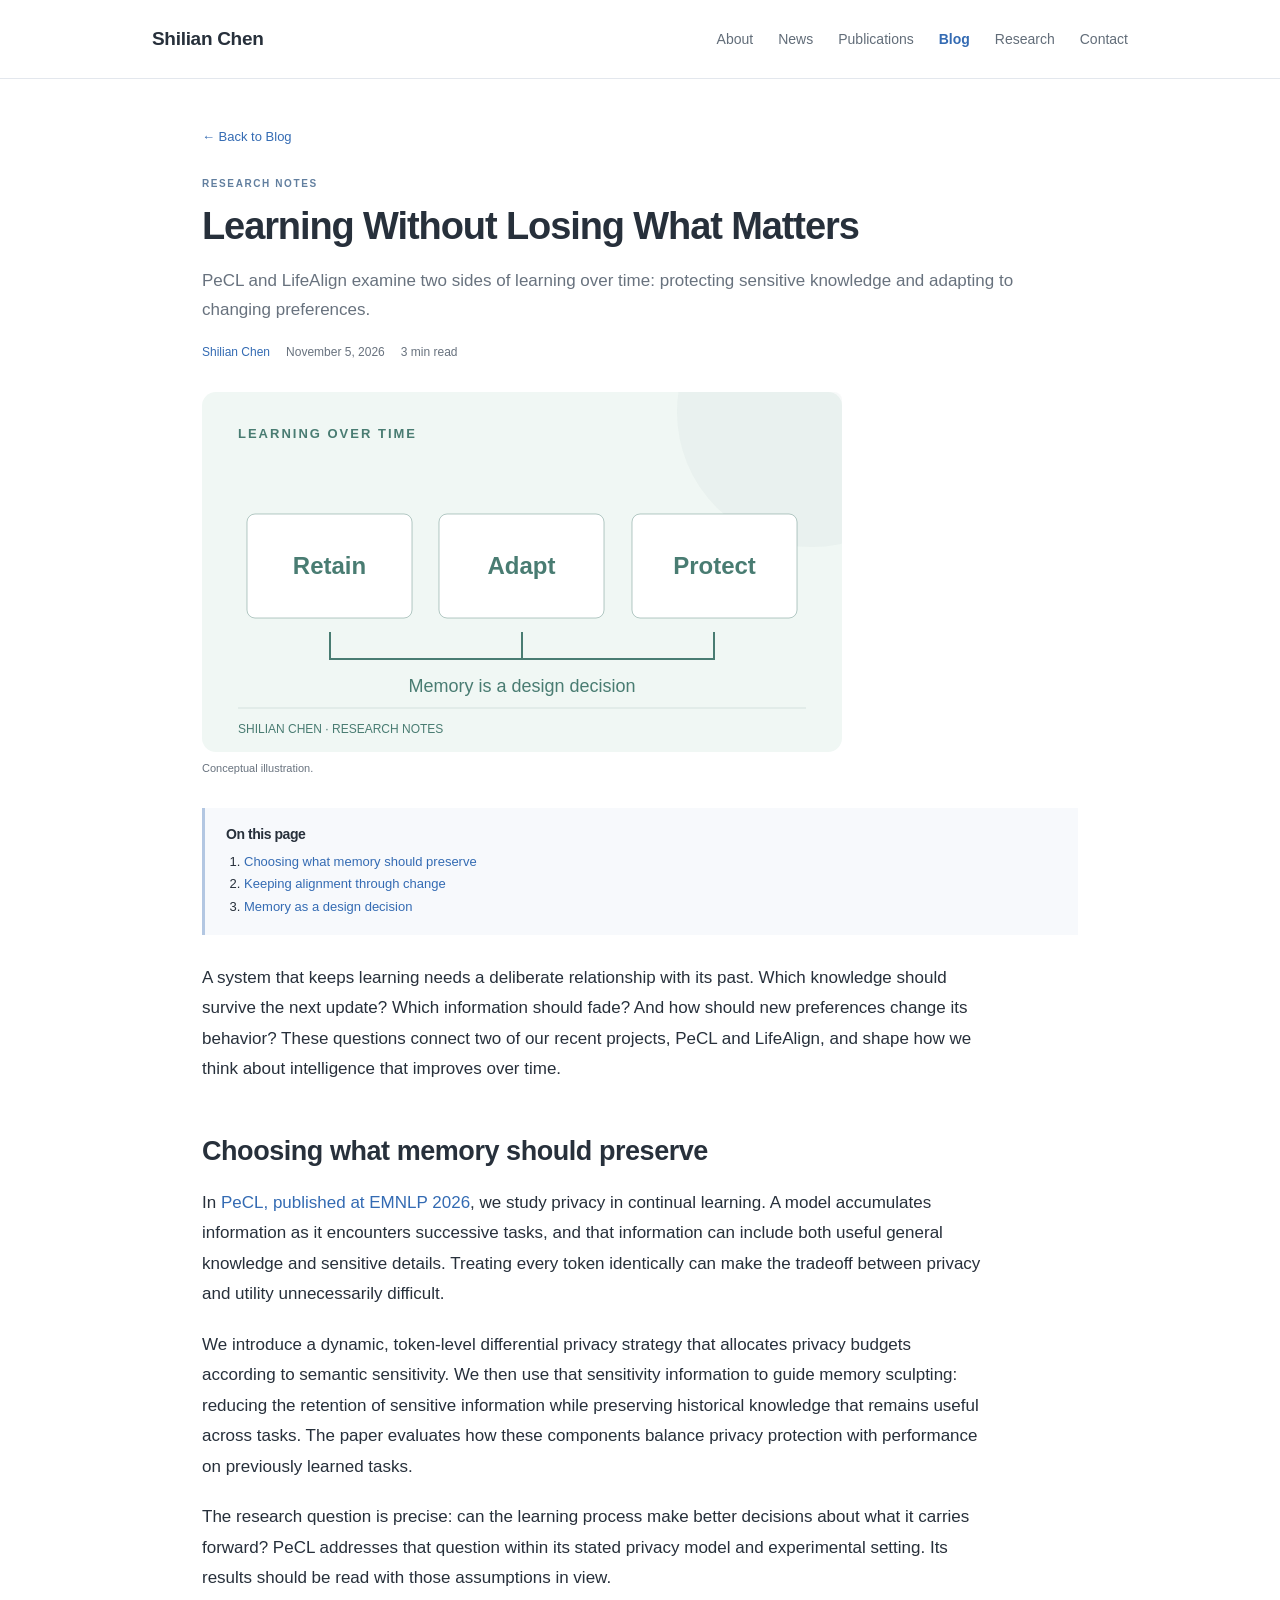
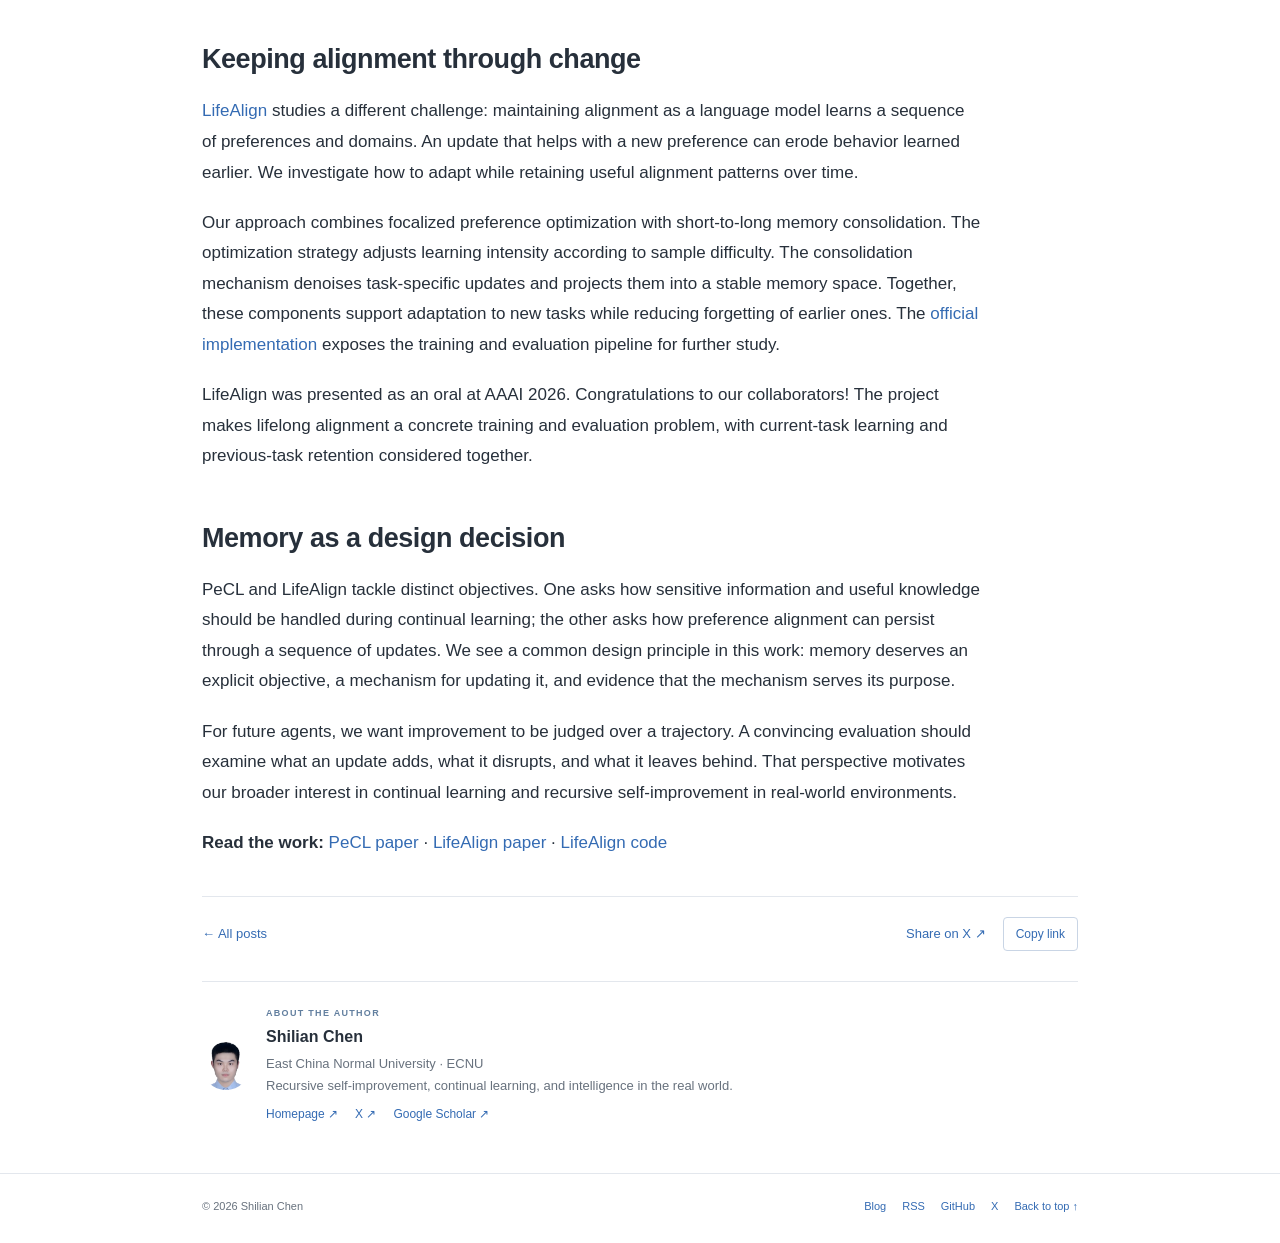
<file: blog/learning-without-losing-what-matters/index.html>
<!doctype html>
<html lang="en">
<head>
  <meta charset="utf-8">
  <meta name="viewport" content="width=device-width, initial-scale=1">
  <title>Learning Without Losing What Matters — Shilian Chen</title>
  <meta name="description" content="PeCL and LifeAlign examine two sides of learning over time: protecting sensitive knowledge and adapting to changing preferences.">
  <meta name="author" content="Shilian Chen">
  <meta name="robots" content="index, follow, max-image-preview:large">
  <meta name="theme-color" content="#346bb3">
  <link rel="canonical" href="https://chansl-lucky.github.io/blog/learning-without-losing-what-matters/">
  <link rel="icon" href="/assets/favicon.svg" type="image/svg+xml">
  <link rel="stylesheet" href="/style.css">
  <link rel="alternate" type="application/rss+xml" title="Shilian Chen — Blog" href="/blog/feed.xml">
  <meta property="og:type" content="article">
  <meta property="og:title" content="Learning Without Losing What Matters — Shilian Chen">
  <meta property="og:description" content="PeCL and LifeAlign examine two sides of learning over time: protecting sensitive knowledge and adapting to changing preferences.">
  <meta property="og:url" content="https://chansl-lucky.github.io/blog/learning-without-losing-what-matters/">
  <meta property="og:image" content="https://chansl-lucky.github.io/assets/shilian-chen.png">
  <meta name="twitter:card" content="summary_large_image">
  <meta name="twitter:site" content="@Shilian_Chen">
  <meta name="twitter:creator" content="@Shilian_Chen">
  <meta name="twitter:title" content="Learning Without Losing What Matters — Shilian Chen">
  <meta name="twitter:description" content="PeCL and LifeAlign examine two sides of learning over time: protecting sensitive knowledge and adapting to changing preferences.">
  <meta name="twitter:image" content="https://chansl-lucky.github.io/assets/shilian-chen.png">
  <meta property="article:published_time" content="2026-11-05">
  <script type="application/ld+json">{"@context": "https://schema.org", "@type": "BlogPosting", "headline": "Learning Without Losing What Matters", "description": "PeCL and LifeAlign examine two sides of learning over time: protecting sensitive knowledge and adapting to changing preferences.", "url": "https://chansl-lucky.github.io/blog/learning-without-losing-what-matters/", "mainEntityOfPage": "https://chansl-lucky.github.io/blog/learning-without-losing-what-matters/", "datePublished": "2026-11-05", "dateModified": "2026-11-05", "inLanguage": "en", "author": {"@type": "Person", "name": "Shilian Chen", "url": "https://chansl-lucky.github.io/"}, "image": "https://chansl-lucky.github.io/assets/blog/continual-learning.svg", "isPartOf": {"@type": "Blog", "name": "Shilian Chen — Blog", "url": "https://chansl-lucky.github.io/blog/"}}</script>
  <script src="/script.js" defer></script>
</head>
<body>
<!-- Generated by scripts/build_blog.py; edit content/posts.json instead. -->
<a class="skip-link" href="#main">Skip to content</a>
<header class="site-header">
  <div class="header-inner">
    <a class="brand" href="/">Shilian Chen</a>
    <nav id="nav" aria-label="Main navigation">
      <a href="/#about">About</a><a href="/#news">News</a><a href="/#publications">Publications</a><a href="/blog/" class="active" aria-current="page">Blog</a><a href="/#research">Research</a><a href="/#contact">Contact</a>
    </nav>
  </div>
</header>
<main id="main" class="page-shell article-page">
  <a class="back-link" href="/blog/">← Back to Blog</a>
  <article>
    <header class="article-header">
      <p class="kicker">RESEARCH NOTES</p>
      <h1>Learning Without Losing What Matters</h1>
      <p class="blog-intro">PeCL and LifeAlign examine two sides of learning over time: protecting sensitive knowledge and adapting to changing preferences.</p>
      <div class="article-meta"><a href="/">Shilian Chen</a><time datetime="2026-11-05">November 5, 2026</time><span>3 min read</span></div>
    </header>
    <figure class="article-hero"><img src="/assets/blog/continual-learning.svg" alt="Conceptual overview: Learning Without Losing What Matters" width="640" height="360"><figcaption>Conceptual illustration.</figcaption></figure>
    <nav class="article-toc" aria-label="Table of contents"><h2>On this page</h2><ol><li><a href="#choosing-what-memory-should-preserve">Choosing what memory should preserve</a></li><li><a href="#keeping-alignment-through-change">Keeping alignment through change</a></li><li><a href="#memory-as-a-design-decision">Memory as a design decision</a></li></ol></nav>
    <div class="article-body"><p>A system that keeps learning needs a deliberate relationship with its past. Which knowledge should survive the next update? Which information should fade? And how should new preferences change its behavior? These questions connect two of our recent projects, PeCL and LifeAlign, and shape how we think about intelligence that improves over time.</p>

<h2 id="choosing-what-memory-should-preserve">Choosing what memory should preserve</h2>
<p>In <a href="https://aclanthology.org/2026.emnlp-main.39/">PeCL, published at EMNLP 2026</a>, we study privacy in continual learning. A model accumulates information as it encounters successive tasks, and that information can include both useful general knowledge and sensitive details. Treating every token identically can make the tradeoff between privacy and utility unnecessarily difficult.</p>
<p>We introduce a dynamic, token-level differential privacy strategy that allocates privacy budgets according to semantic sensitivity. We then use that sensitivity information to guide memory sculpting: reducing the retention of sensitive information while preserving historical knowledge that remains useful across tasks. The paper evaluates how these components balance privacy protection with performance on previously learned tasks.</p>
<p>The research question is precise: can the learning process make better decisions about what it carries forward? PeCL addresses that question within its stated privacy model and experimental setting. Its results should be read with those assumptions in view.</p>

<h2 id="keeping-alignment-through-change">Keeping alignment through change</h2>
<p><a href="https://arxiv.org/abs/2509.17183">LifeAlign</a> studies a different challenge: maintaining alignment as a language model learns a sequence of preferences and domains. An update that helps with a new preference can erode behavior learned earlier. We investigate how to adapt while retaining useful alignment patterns over time.</p>
<p>Our approach combines focalized preference optimization with short-to-long memory consolidation. The optimization strategy adjusts learning intensity according to sample difficulty. The consolidation mechanism denoises task-specific updates and projects them into a stable memory space. Together, these components support adaptation to new tasks while reducing forgetting of earlier ones. The <a href="https://github.com/real-ljs/LifeAlign">official implementation</a> exposes the training and evaluation pipeline for further study.</p>
<p>LifeAlign was presented as an oral at AAAI 2026. Congratulations to our collaborators! The project makes lifelong alignment a concrete training and evaluation problem, with current-task learning and previous-task retention considered together.</p>

<h2 id="memory-as-a-design-decision">Memory as a design decision</h2>
<p>PeCL and LifeAlign tackle distinct objectives. One asks how sensitive information and useful knowledge should be handled during continual learning; the other asks how preference alignment can persist through a sequence of updates. We see a common design principle in this work: memory deserves an explicit objective, a mechanism for updating it, and evidence that the mechanism serves its purpose.</p>
<p>For future agents, we want improvement to be judged over a trajectory. A convincing evaluation should examine what an update adds, what it disrupts, and what it leaves behind. That perspective motivates our broader interest in continual learning and recursive self-improvement in real-world environments.</p>

<p class="article-resources"><strong>Read the work:</strong> <a href="https://aclanthology.org/2026.emnlp-main.39/">PeCL paper</a> · <a href="https://arxiv.org/abs/2509.17183">LifeAlign paper</a> · <a href="https://github.com/real-ljs/LifeAlign">LifeAlign code</a></p>
</div>
    <footer class="article-footer">
      <a class="back-link" href="/blog/">← All posts</a>
      <div class="article-share"><a href="https://twitter.com/intent/tweet?text=Learning+Without+Losing+What+Matters&amp;url=https%3A%2F%2Fchansl-lucky.github.io%2Fblog%2Flearning-without-losing-what-matters%2F" target="_blank" rel="noopener noreferrer">Share on X ↗</a><button type="button" data-copy-url="https://chansl-lucky.github.io/blog/learning-without-losing-what-matters/">Copy link</button><span class="copy-status" role="status" aria-live="polite"></span></div>
    </footer>
  </article>
  <aside class="blog-author" aria-label="About the author">
    <img src="/assets/shilian-chen.png" alt="Shilian Chen" width="1392" height="1824" loading="lazy">
    <div class="author-copy"><p class="kicker">ABOUT THE AUTHOR</p><h2>Shilian Chen</h2>
    <p>East China Normal University · ECNU</p>
    <p>Recursive self-improvement, continual learning, and intelligence in the real world.</p>
    <div class="author-links"><a href="/">Homepage ↗</a><a href="https://x.com/Shilian_Chen">X ↗</a><a href="https://scholar.google.com/citations?user=aW4NPd4AAAAJ&amp;hl=en">Google Scholar ↗</a></div></div>
  </aside>
</main>
<footer class="page-footer">
  <div class="footer-inner"><span>© 2026 Shilian Chen</span><div class="footer-links"><a href="/blog/">Blog</a><a href="/blog/feed.xml">RSS</a><a href="https://github.com/Chansl-Lucky">GitHub</a><a href="https://x.com/Shilian_Chen">X</a><a href="/#about">Back to top ↑</a></div></div>
</footer>
</body>
</html>
</file>
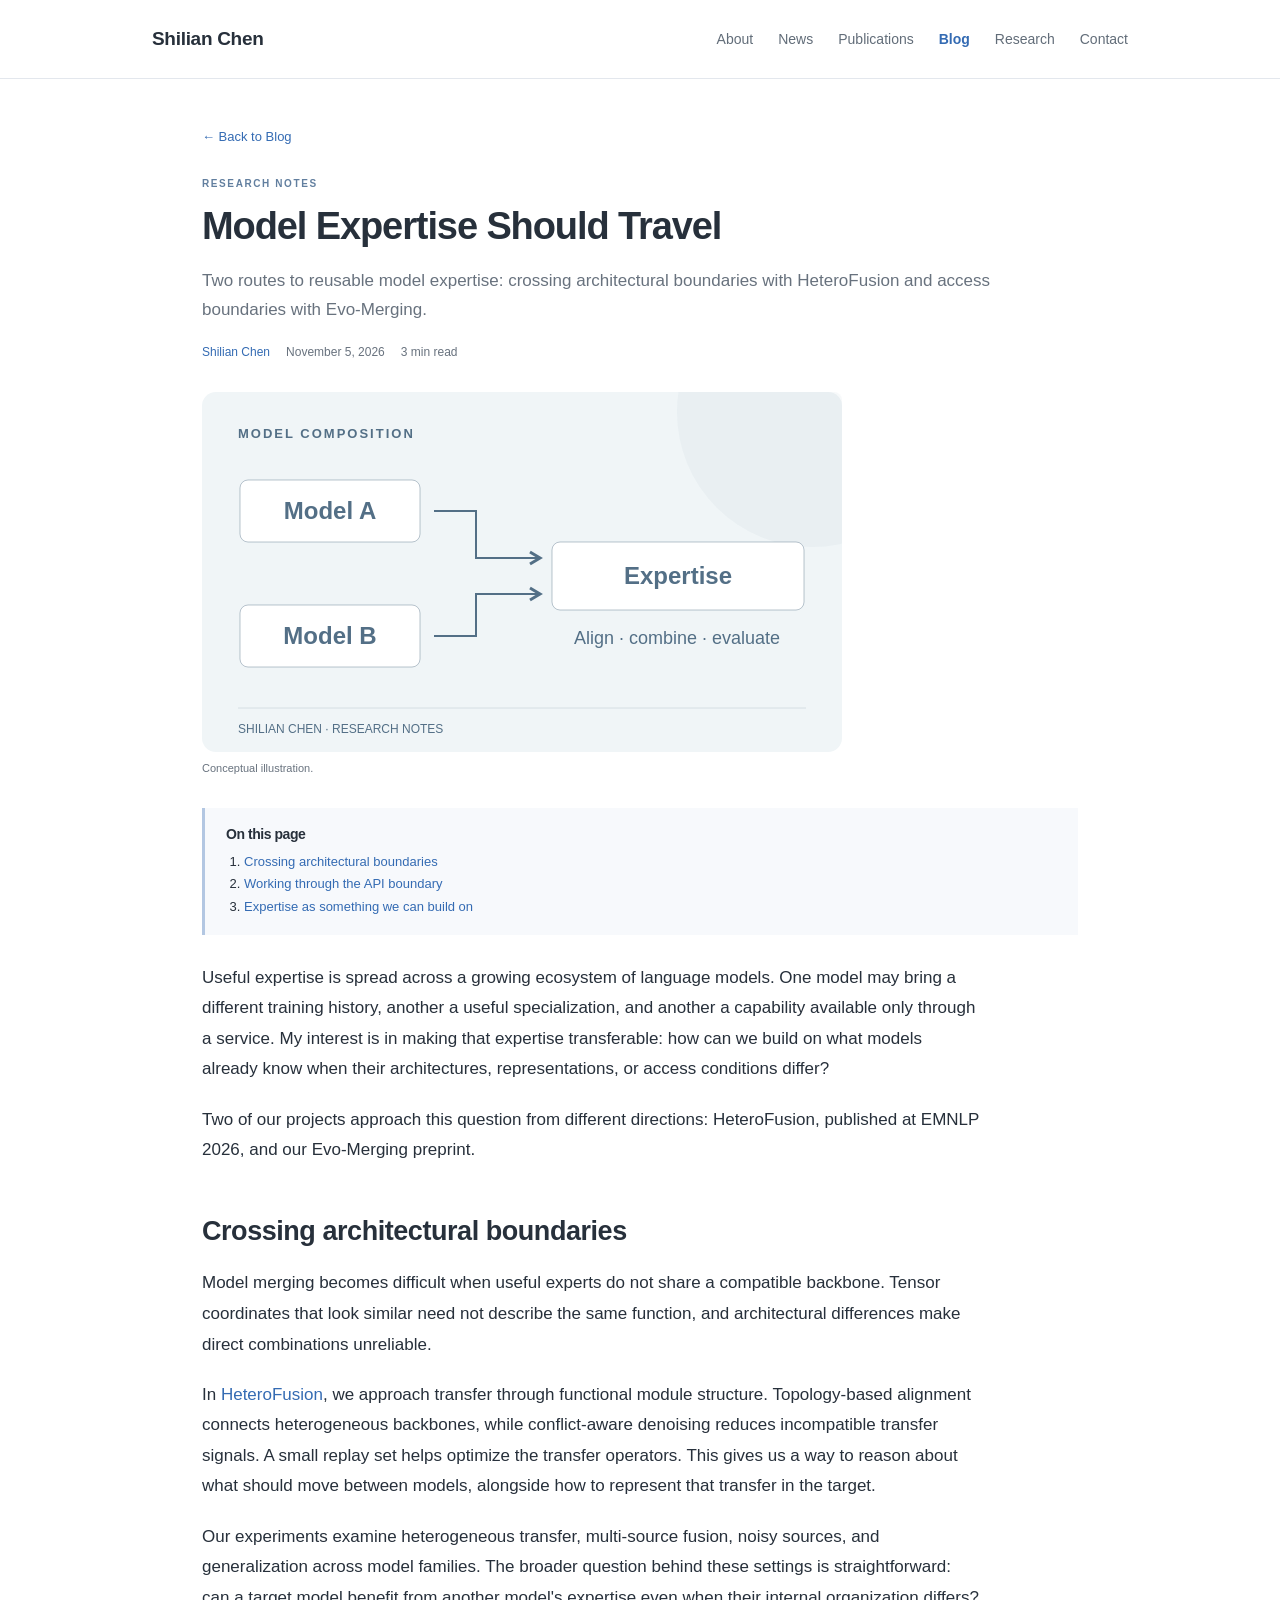
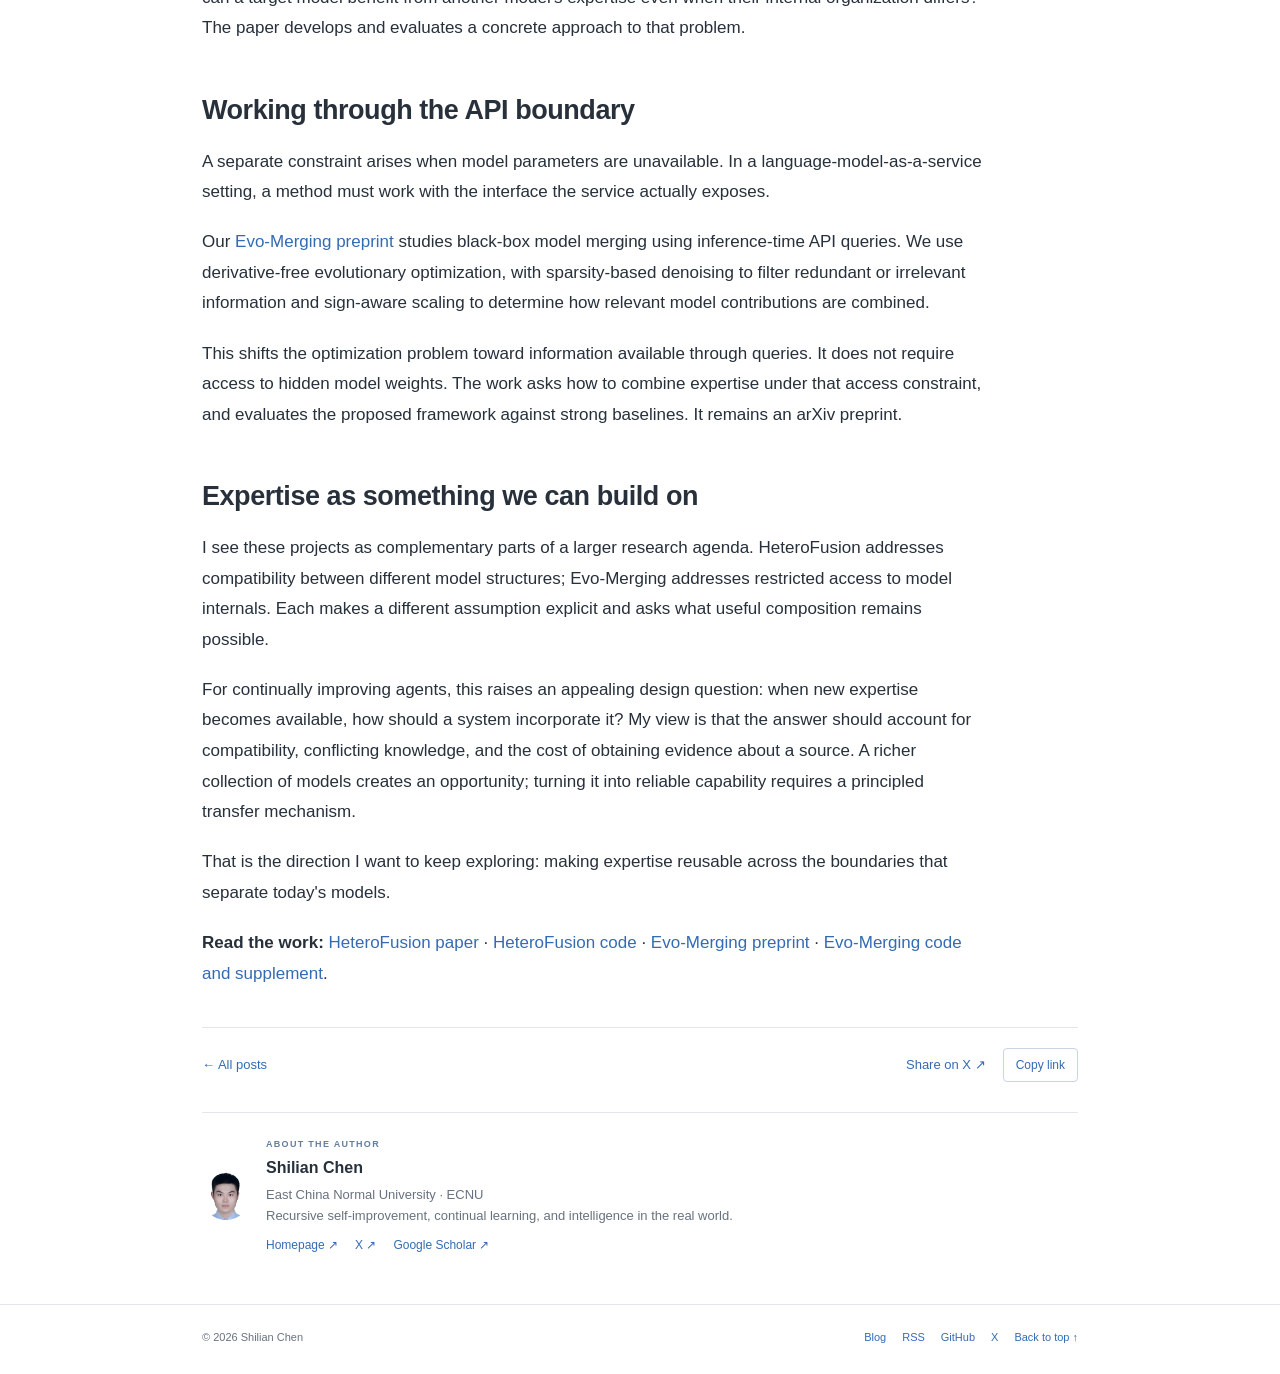
<file: blog/model-expertise-should-travel/index.html>
<!doctype html>
<html lang="en">
<head>
  <meta charset="utf-8">
  <meta name="viewport" content="width=device-width, initial-scale=1">
  <title>Model Expertise Should Travel — Shilian Chen</title>
  <meta name="description" content="Two routes to reusable model expertise: crossing architectural boundaries with HeteroFusion and access boundaries with Evo-Merging.">
  <meta name="author" content="Shilian Chen">
  <meta name="robots" content="index, follow, max-image-preview:large">
  <meta name="theme-color" content="#346bb3">
  <link rel="canonical" href="https://chansl-lucky.github.io/blog/model-expertise-should-travel/">
  <link rel="icon" href="/assets/favicon.svg" type="image/svg+xml">
  <link rel="stylesheet" href="/style.css">
  <link rel="alternate" type="application/rss+xml" title="Shilian Chen — Blog" href="/blog/feed.xml">
  <meta property="og:type" content="article">
  <meta property="og:title" content="Model Expertise Should Travel — Shilian Chen">
  <meta property="og:description" content="Two routes to reusable model expertise: crossing architectural boundaries with HeteroFusion and access boundaries with Evo-Merging.">
  <meta property="og:url" content="https://chansl-lucky.github.io/blog/model-expertise-should-travel/">
  <meta property="og:image" content="https://chansl-lucky.github.io/assets/shilian-chen.png">
  <meta name="twitter:card" content="summary_large_image">
  <meta name="twitter:site" content="@Shilian_Chen">
  <meta name="twitter:creator" content="@Shilian_Chen">
  <meta name="twitter:title" content="Model Expertise Should Travel — Shilian Chen">
  <meta name="twitter:description" content="Two routes to reusable model expertise: crossing architectural boundaries with HeteroFusion and access boundaries with Evo-Merging.">
  <meta name="twitter:image" content="https://chansl-lucky.github.io/assets/shilian-chen.png">
  <meta property="article:published_time" content="2026-11-05">
  <script type="application/ld+json">{"@context": "https://schema.org", "@type": "BlogPosting", "headline": "Model Expertise Should Travel", "description": "Two routes to reusable model expertise: crossing architectural boundaries with HeteroFusion and access boundaries with Evo-Merging.", "url": "https://chansl-lucky.github.io/blog/model-expertise-should-travel/", "mainEntityOfPage": "https://chansl-lucky.github.io/blog/model-expertise-should-travel/", "datePublished": "2026-11-05", "dateModified": "2026-11-05", "inLanguage": "en", "author": {"@type": "Person", "name": "Shilian Chen", "url": "https://chansl-lucky.github.io/"}, "image": "https://chansl-lucky.github.io/assets/blog/model-fusion.svg", "isPartOf": {"@type": "Blog", "name": "Shilian Chen — Blog", "url": "https://chansl-lucky.github.io/blog/"}}</script>
  <script src="/script.js" defer></script>
</head>
<body>
<!-- Generated by scripts/build_blog.py; edit content/posts.json instead. -->
<a class="skip-link" href="#main">Skip to content</a>
<header class="site-header">
  <div class="header-inner">
    <a class="brand" href="/">Shilian Chen</a>
    <nav id="nav" aria-label="Main navigation">
      <a href="/#about">About</a><a href="/#news">News</a><a href="/#publications">Publications</a><a href="/blog/" class="active" aria-current="page">Blog</a><a href="/#research">Research</a><a href="/#contact">Contact</a>
    </nav>
  </div>
</header>
<main id="main" class="page-shell article-page">
  <a class="back-link" href="/blog/">← Back to Blog</a>
  <article>
    <header class="article-header">
      <p class="kicker">RESEARCH NOTES</p>
      <h1>Model Expertise Should Travel</h1>
      <p class="blog-intro">Two routes to reusable model expertise: crossing architectural boundaries with HeteroFusion and access boundaries with Evo-Merging.</p>
      <div class="article-meta"><a href="/">Shilian Chen</a><time datetime="2026-11-05">November 5, 2026</time><span>3 min read</span></div>
    </header>
    <figure class="article-hero"><img src="/assets/blog/model-fusion.svg" alt="Conceptual overview: Model Expertise Should Travel" width="640" height="360"><figcaption>Conceptual illustration.</figcaption></figure>
    <nav class="article-toc" aria-label="Table of contents"><h2>On this page</h2><ol><li><a href="#crossing-architectural-boundaries">Crossing architectural boundaries</a></li><li><a href="#working-through-the-api-boundary">Working through the API boundary</a></li><li><a href="#expertise-as-something-we-can-build-on">Expertise as something we can build on</a></li></ol></nav>
    <div class="article-body"><p>Useful expertise is spread across a growing ecosystem of language models. One model may bring a different training history, another a useful specialization, and another a capability available only through a service. My interest is in making that expertise transferable: how can we build on what models already know when their architectures, representations, or access conditions differ?</p>

<p>Two of our projects approach this question from different directions: HeteroFusion, published at EMNLP 2026, and our Evo-Merging preprint.</p>

<h2 id="crossing-architectural-boundaries">Crossing architectural boundaries</h2>
<p>Model merging becomes difficult when useful experts do not share a compatible backbone. Tensor coordinates that look similar need not describe the same function, and architectural differences make direct combinations unreliable.</p>

<p>In <a href="https://aclanthology.org/2026.emnlp-main.939/">HeteroFusion</a>, we approach transfer through functional module structure. Topology-based alignment connects heterogeneous backbones, while conflict-aware denoising reduces incompatible transfer signals. A small replay set helps optimize the transfer operators. This gives us a way to reason about what should move between models, alongside how to represent that transfer in the target.</p>

<p>Our experiments examine heterogeneous transfer, multi-source fusion, noisy sources, and generalization across model families. The broader question behind these settings is straightforward: can a target model benefit from another model's expertise even when their internal organization differs? The paper develops and evaluates a concrete approach to that problem.</p>

<h2 id="working-through-the-api-boundary">Working through the API boundary</h2>
<p>A separate constraint arises when model parameters are unavailable. In a language-model-as-a-service setting, a method must work with the interface the service actually exposes.</p>

<p>Our <a href="https://arxiv.org/abs/2509.12951">Evo-Merging preprint</a> studies black-box model merging using inference-time API queries. We use derivative-free evolutionary optimization, with sparsity-based denoising to filter redundant or irrelevant information and sign-aware scaling to determine how relevant model contributions are combined.</p>

<p>This shifts the optimization problem toward information available through queries. It does not require access to hidden model weights. The work asks how to combine expertise under that access constraint, and evaluates the proposed framework against strong baselines. It remains an arXiv preprint.</p>

<h2 id="expertise-as-something-we-can-build-on">Expertise as something we can build on</h2>
<p>I see these projects as complementary parts of a larger research agenda. HeteroFusion addresses compatibility between different model structures; Evo-Merging addresses restricted access to model internals. Each makes a different assumption explicit and asks what useful composition remains possible.</p>

<p>For continually improving agents, this raises an appealing design question: when new expertise becomes available, how should a system incorporate it? My view is that the answer should account for compatibility, conflicting knowledge, and the cost of obtaining evidence about a source. A richer collection of models creates an opportunity; turning it into reliable capability requires a principled transfer mechanism.</p>

<p>That is the direction I want to keep exploring: making expertise reusable across the boundaries that separate today's models.</p>

<p><strong>Read the work:</strong> <a href="https://aclanthology.org/2026.emnlp-main.939/">HeteroFusion paper</a> · <a href="https://github.com/ECNU-ICALK/HeteroFusion">HeteroFusion code</a> · <a href="https://arxiv.org/abs/2509.12951">Evo-Merging preprint</a> · <a href="https://github.com/Chansl-Lucky/Black-Box-Merging">Evo-Merging code and supplement</a>.</p>
</div>
    <footer class="article-footer">
      <a class="back-link" href="/blog/">← All posts</a>
      <div class="article-share"><a href="https://twitter.com/intent/tweet?text=Model+Expertise+Should+Travel&amp;url=https%3A%2F%2Fchansl-lucky.github.io%2Fblog%2Fmodel-expertise-should-travel%2F" target="_blank" rel="noopener noreferrer">Share on X ↗</a><button type="button" data-copy-url="https://chansl-lucky.github.io/blog/model-expertise-should-travel/">Copy link</button><span class="copy-status" role="status" aria-live="polite"></span></div>
    </footer>
  </article>
  <aside class="blog-author" aria-label="About the author">
    <img src="/assets/shilian-chen.png" alt="Shilian Chen" width="1392" height="1824" loading="lazy">
    <div class="author-copy"><p class="kicker">ABOUT THE AUTHOR</p><h2>Shilian Chen</h2>
    <p>East China Normal University · ECNU</p>
    <p>Recursive self-improvement, continual learning, and intelligence in the real world.</p>
    <div class="author-links"><a href="/">Homepage ↗</a><a href="https://x.com/Shilian_Chen">X ↗</a><a href="https://scholar.google.com/citations?user=aW4NPd4AAAAJ&amp;hl=en">Google Scholar ↗</a></div></div>
  </aside>
</main>
<footer class="page-footer">
  <div class="footer-inner"><span>© 2026 Shilian Chen</span><div class="footer-links"><a href="/blog/">Blog</a><a href="/blog/feed.xml">RSS</a><a href="https://github.com/Chansl-Lucky">GitHub</a><a href="https://x.com/Shilian_Chen">X</a><a href="/#about">Back to top ↑</a></div></div>
</footer>
</body>
</html>
</file>
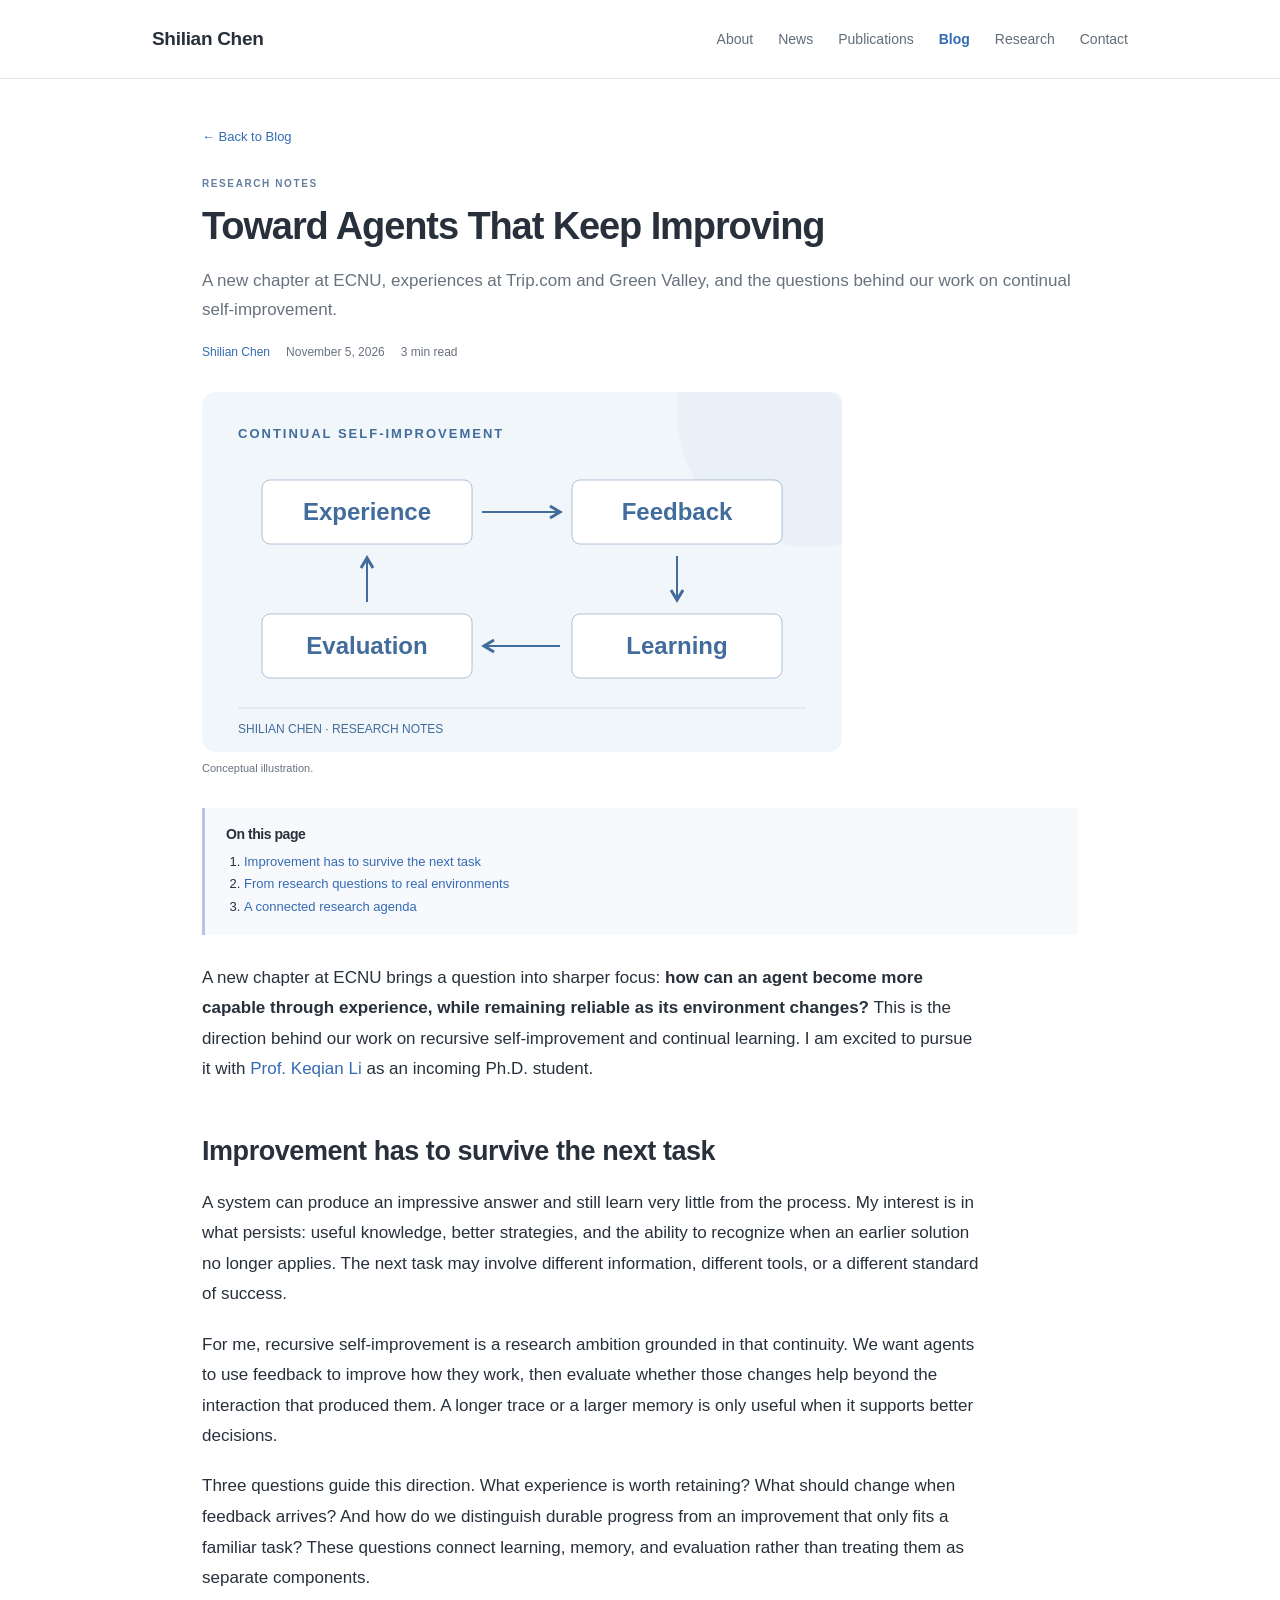
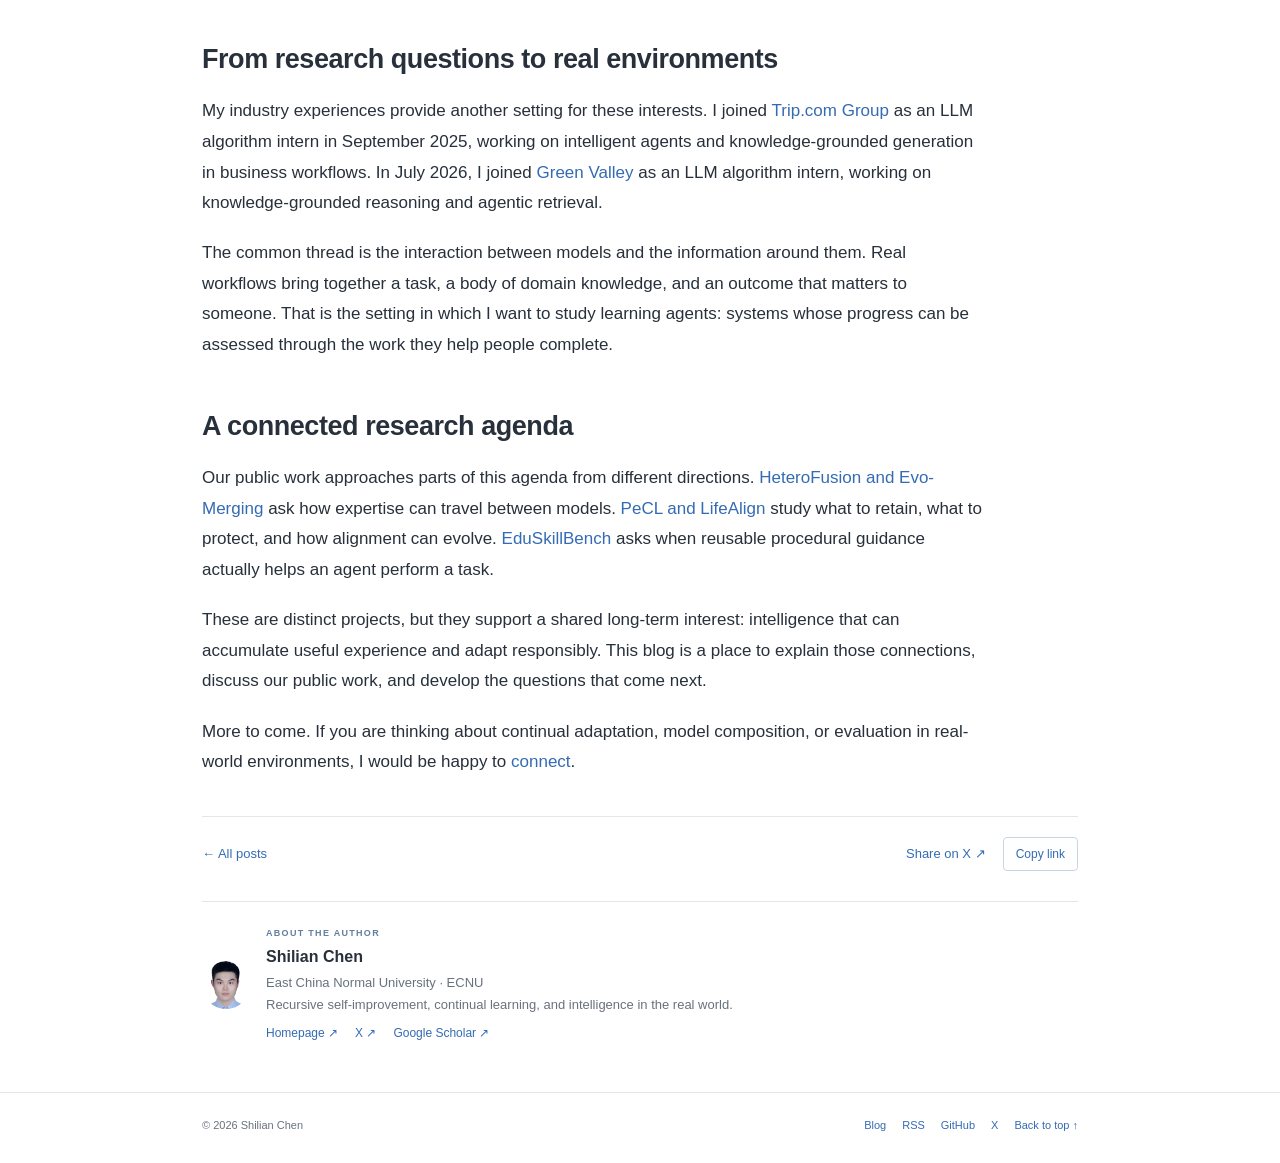
<file: blog/toward-agents-that-keep-improving/index.html>
<!doctype html>
<html lang="en">
<head>
  <meta charset="utf-8">
  <meta name="viewport" content="width=device-width, initial-scale=1">
  <title>Toward Agents That Keep Improving — Shilian Chen</title>
  <meta name="description" content="A new chapter at ECNU, experiences at Trip.com and Green Valley, and the questions behind our work on continual self-improvement.">
  <meta name="author" content="Shilian Chen">
  <meta name="robots" content="index, follow, max-image-preview:large">
  <meta name="theme-color" content="#346bb3">
  <link rel="canonical" href="https://chansl-lucky.github.io/blog/toward-agents-that-keep-improving/">
  <link rel="icon" href="/assets/favicon.svg" type="image/svg+xml">
  <link rel="stylesheet" href="/style.css">
  <link rel="alternate" type="application/rss+xml" title="Shilian Chen — Blog" href="/blog/feed.xml">
  <meta property="og:type" content="article">
  <meta property="og:title" content="Toward Agents That Keep Improving — Shilian Chen">
  <meta property="og:description" content="A new chapter at ECNU, experiences at Trip.com and Green Valley, and the questions behind our work on continual self-improvement.">
  <meta property="og:url" content="https://chansl-lucky.github.io/blog/toward-agents-that-keep-improving/">
  <meta property="og:image" content="https://chansl-lucky.github.io/assets/shilian-chen.png">
  <meta name="twitter:card" content="summary_large_image">
  <meta name="twitter:site" content="@Shilian_Chen">
  <meta name="twitter:creator" content="@Shilian_Chen">
  <meta name="twitter:title" content="Toward Agents That Keep Improving — Shilian Chen">
  <meta name="twitter:description" content="A new chapter at ECNU, experiences at Trip.com and Green Valley, and the questions behind our work on continual self-improvement.">
  <meta name="twitter:image" content="https://chansl-lucky.github.io/assets/shilian-chen.png">
  <meta property="article:published_time" content="2026-11-05">
  <script type="application/ld+json">{"@context": "https://schema.org", "@type": "BlogPosting", "headline": "Toward Agents That Keep Improving", "description": "A new chapter at ECNU, experiences at Trip.com and Green Valley, and the questions behind our work on continual self-improvement.", "url": "https://chansl-lucky.github.io/blog/toward-agents-that-keep-improving/", "mainEntityOfPage": "https://chansl-lucky.github.io/blog/toward-agents-that-keep-improving/", "datePublished": "2026-11-05", "dateModified": "2026-11-05", "inLanguage": "en", "author": {"@type": "Person", "name": "Shilian Chen", "url": "https://chansl-lucky.github.io/"}, "image": "https://chansl-lucky.github.io/assets/blog/self-improvement.svg", "isPartOf": {"@type": "Blog", "name": "Shilian Chen — Blog", "url": "https://chansl-lucky.github.io/blog/"}}</script>
  <script src="/script.js" defer></script>
</head>
<body>
<!-- Generated by scripts/build_blog.py; edit content/posts.json instead. -->
<a class="skip-link" href="#main">Skip to content</a>
<header class="site-header">
  <div class="header-inner">
    <a class="brand" href="/">Shilian Chen</a>
    <nav id="nav" aria-label="Main navigation">
      <a href="/#about">About</a><a href="/#news">News</a><a href="/#publications">Publications</a><a href="/blog/" class="active" aria-current="page">Blog</a><a href="/#research">Research</a><a href="/#contact">Contact</a>
    </nav>
  </div>
</header>
<main id="main" class="page-shell article-page">
  <a class="back-link" href="/blog/">← Back to Blog</a>
  <article>
    <header class="article-header">
      <p class="kicker">RESEARCH NOTES</p>
      <h1>Toward Agents That Keep Improving</h1>
      <p class="blog-intro">A new chapter at ECNU, experiences at Trip.com and Green Valley, and the questions behind our work on continual self-improvement.</p>
      <div class="article-meta"><a href="/">Shilian Chen</a><time datetime="2026-11-05">November 5, 2026</time><span>3 min read</span></div>
    </header>
    <figure class="article-hero"><img src="/assets/blog/self-improvement.svg" alt="Conceptual overview: Toward Agents That Keep Improving" width="640" height="360"><figcaption>Conceptual illustration.</figcaption></figure>
    <nav class="article-toc" aria-label="Table of contents"><h2>On this page</h2><ol><li><a href="#improvement-has-to-survive-the-next-task">Improvement has to survive the next task</a></li><li><a href="#from-research-questions-to-real-environments">From research questions to real environments</a></li><li><a href="#a-connected-research-agenda">A connected research agenda</a></li></ol></nav>
    <div class="article-body"><p>A new chapter at ECNU brings a question into sharper focus: <strong>how can an agent become more capable through experience, while remaining reliable as its environment changes?</strong> This is the direction behind our work on recursive self-improvement and continual learning. I am excited to pursue it with <a href="https://keqian-li.github.io/">Prof. Keqian Li</a> as an incoming Ph.D. student.</p>

<h2 id="improvement-has-to-survive-the-next-task">Improvement has to survive the next task</h2>
<p>A system can produce an impressive answer and still learn very little from the process. My interest is in what persists: useful knowledge, better strategies, and the ability to recognize when an earlier solution no longer applies. The next task may involve different information, different tools, or a different standard of success.</p>
<p>For me, recursive self-improvement is a research ambition grounded in that continuity. We want agents to use feedback to improve how they work, then evaluate whether those changes help beyond the interaction that produced them. A longer trace or a larger memory is only useful when it supports better decisions.</p>
<p>Three questions guide this direction. What experience is worth retaining? What should change when feedback arrives? And how do we distinguish durable progress from an improvement that only fits a familiar task? These questions connect learning, memory, and evaluation rather than treating them as separate components.</p>

<h2 id="from-research-questions-to-real-environments">From research questions to real environments</h2>
<p>My industry experiences provide another setting for these interests. I joined <a href="https://group.trip.com/">Trip.com Group</a> as an LLM algorithm intern in September 2025, working on intelligent agents and knowledge-grounded generation in business workflows. In July 2026, I joined <a href="https://www.greenvalleypharma.com/En">Green Valley</a> as an LLM algorithm intern, working on knowledge-grounded reasoning and agentic retrieval.</p>
<p>The common thread is the interaction between models and the information around them. Real workflows bring together a task, a body of domain knowledge, and an outcome that matters to someone. That is the setting in which I want to study learning agents: systems whose progress can be assessed through the work they help people complete.</p>

<h2 id="a-connected-research-agenda">A connected research agenda</h2>
<p>Our public work approaches parts of this agenda from different directions. <a href="/blog/model-expertise-should-travel/">HeteroFusion and Evo-Merging</a> ask how expertise can travel between models. <a href="/blog/learning-without-losing-what-matters/">PeCL and LifeAlign</a> study what to retain, what to protect, and how alignment can evolve. <a href="/blog/eduskillbench-when-skills-help/">EduSkillBench</a> asks when reusable procedural guidance actually helps an agent perform a task.</p>
<p>These are distinct projects, but they support a shared long-term interest: intelligence that can accumulate useful experience and adapt responsibly. This blog is a place to explain those connections, discuss our public work, and develop the questions that come next.</p>
<p>More to come. If you are thinking about continual adaptation, model composition, or evaluation in real-world environments, I would be happy to <a href="mailto:shilian_chen@stu.ecnu.edu.cn">connect</a>.</p>
</div>
    <footer class="article-footer">
      <a class="back-link" href="/blog/">← All posts</a>
      <div class="article-share"><a href="https://twitter.com/intent/tweet?text=Toward+Agents+That+Keep+Improving&amp;url=https%3A%2F%2Fchansl-lucky.github.io%2Fblog%2Ftoward-agents-that-keep-improving%2F" target="_blank" rel="noopener noreferrer">Share on X ↗</a><button type="button" data-copy-url="https://chansl-lucky.github.io/blog/toward-agents-that-keep-improving/">Copy link</button><span class="copy-status" role="status" aria-live="polite"></span></div>
    </footer>
  </article>
  <aside class="blog-author" aria-label="About the author">
    <img src="/assets/shilian-chen.png" alt="Shilian Chen" width="1392" height="1824" loading="lazy">
    <div class="author-copy"><p class="kicker">ABOUT THE AUTHOR</p><h2>Shilian Chen</h2>
    <p>East China Normal University · ECNU</p>
    <p>Recursive self-improvement, continual learning, and intelligence in the real world.</p>
    <div class="author-links"><a href="/">Homepage ↗</a><a href="https://x.com/Shilian_Chen">X ↗</a><a href="https://scholar.google.com/citations?user=aW4NPd4AAAAJ&amp;hl=en">Google Scholar ↗</a></div></div>
  </aside>
</main>
<footer class="page-footer">
  <div class="footer-inner"><span>© 2026 Shilian Chen</span><div class="footer-links"><a href="/blog/">Blog</a><a href="/blog/feed.xml">RSS</a><a href="https://github.com/Chansl-Lucky">GitHub</a><a href="https://x.com/Shilian_Chen">X</a><a href="/#about">Back to top ↑</a></div></div>
</footer>
</body>
</html>
</file>
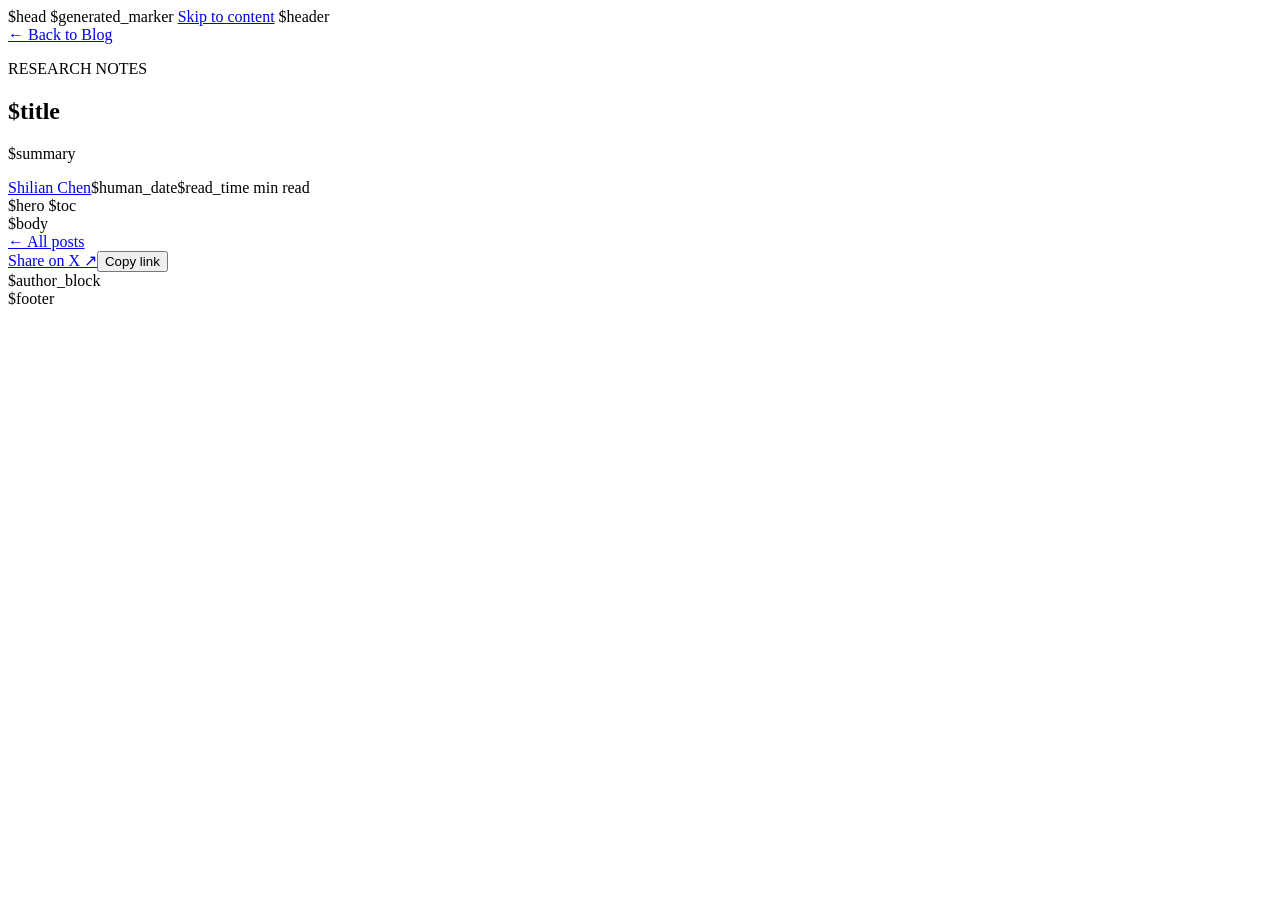
<file: templates/post.html>
<!doctype html>
<html lang="en">
<head>
  $head
</head>
<body>
$generated_marker
<a class="skip-link" href="#main">Skip to content</a>
$header
<main id="main" class="page-shell article-page">
  <a class="back-link" href="/blog/">← Back to Blog</a>
  <article>
    <header class="article-header">
      <p class="kicker">RESEARCH NOTES</p>
      <h1>$title</h1>
      <p class="blog-intro">$summary</p>
      <div class="article-meta"><a href="/">Shilian Chen</a><time datetime="$date">$human_date</time><span>$read_time min read</span></div>
    </header>
    $hero
    $toc
    <div class="article-body">$body</div>
    <footer class="article-footer">
      <a class="back-link" href="/blog/">← All posts</a>
      <div class="article-share"><a href="$share_url" target="_blank" rel="noopener noreferrer">Share on X ↗</a><button type="button" data-copy-url="$canonical">Copy link</button><span class="copy-status" role="status" aria-live="polite"></span></div>
    </footer>
  </article>
  $author_block
</main>
$footer
</body>
</html>
</file>
<file: style.css>
:root {
  --ink: #27303b;
  --muted: #68727e;
  --blue: #346bb3;
  --blue-dark: #214f8b;
  --line: #e3e7ed;
  --soft: #f7f9fc;
  --sans: -apple-system, BlinkMacSystemFont, "Segoe UI", Roboto, "Helvetica Neue", Arial, sans-serif;
}

* { box-sizing: border-box; }
html { scroll-behavior: smooth; scroll-padding-top: 28px; }
body {
  margin: 0;
  color: var(--ink);
  background: #fff;
  font-family: var(--sans);
  font-size: 17px;
  line-height: 1.7;
  -webkit-font-smoothing: antialiased;
}
[hidden] { display: none !important; }
a { color: var(--blue); text-decoration: none; text-underline-offset: 3px; }
a:hover { color: var(--blue-dark); text-decoration: underline; }
a:focus-visible, button:focus-visible, summary:focus-visible, [tabindex]:focus-visible {
  outline: 3px solid #3876c7;
  outline-offset: 4px;
}
button, summary { -webkit-tap-highlight-color: transparent; }
button { font: inherit; }
img { max-width: 100%; height: auto; }
p { margin: 0 0 1.15em; }
strong { font-weight: 650; }
h1, h2, h3, h4 { margin: 0; line-height: 1.3; font-weight: 650; }
h1 { letter-spacing: -1.1px; }
h2 { letter-spacing: -.45px; }
.skip-link {
  position: fixed;
  top: -80px;
  left: 16px;
  z-index: 20;
  padding: 9px 16px;
  color: #fff;
  background: var(--ink);
}
.skip-link:focus { top: 12px; }

/* Shared academic navigation and page width. */
.site-header { border-bottom: 1px solid var(--line); }
.header-inner {
  max-width: 1040px;
  margin: 0 auto;
  padding: 23px 32px;
  display: flex;
  align-items: center;
  justify-content: space-between;
  gap: 24px;
}
.brand {
  color: var(--ink);
  font-size: 19px;
  font-weight: 700;
  letter-spacing: -.3px;
  white-space: nowrap;
}
.brand:hover { text-decoration: none; }
#nav { display: flex; align-items: center; flex-wrap: wrap; gap: 25px; }
#nav a { color: #626d79; font-size: 14px; line-height: 1.5; }
#nav a:hover, #nav a.active, #nav a[aria-current] { color: var(--blue); }
#nav a[aria-current="page"] { font-weight: 600; }
.page-shell { max-width: 940px; margin: 0 auto; padding: 43px 32px 0; }
#main { min-width: 0; }
.section-block { margin-top: 40px; scroll-margin-top: 28px; }
.intro.section-block { margin-top: 8px; }
.section-heading {
  display: flex;
  align-items: baseline;
  justify-content: space-between;
  gap: 20px;
  margin-bottom: 19px;
}
.section-heading h2 { font-size: 27px; }
.section-link { font-size: 13px; white-space: nowrap; }
button.section-link { border: 0; background: none; color: var(--blue); padding: 0; cursor: pointer; }
button.section-link:hover { color: var(--blue-dark); text-decoration: underline; text-underline-offset: 3px; }

/* The person and their academic background lead the page. */
.intro-heading { margin-bottom: 25px; }
.intro-heading h1 { font-size: 40px; line-height: 1.2; }
.position { color: var(--muted); font-size: 18px; margin: 8px 0 0; line-height: 1.5; }
.intro-grid { display: grid; grid-template-columns: minmax(0, 1fr) 210px; gap: 44px; align-items: start; }
.intro-copy { min-width: 0; }
.intro-copy p { font-size: 17px; line-height: 1.72; }
.intro-copy p:last-child { margin-bottom: 0; }
.hero-portrait { margin: 2px 0 0; }
.portrait { display: block; width: 210px; height: auto; border-radius: 6px; }
.portrait-caption { display: block; margin-top: 10px; color: var(--muted); font-size: 12px; line-height: 1.5; }
.social-links { display: flex; align-items: center; flex-wrap: wrap; gap: 10px 22px; margin-top: 22px; font-size: 14px; }
.social-links a { white-space: nowrap; }

/* Compact, independently scrollable updates. */
.news-hint { margin: -8px 0 8px; color: var(--muted); text-align: right; font-size: 11px; }
.news-window {
  max-height: 290px;
  overflow-y: auto;
  scrollbar-width: thin;
  scrollbar-color: #c8d3e1 transparent;
  padding: 2px 13px 2px 0;
  overscroll-behavior: contain;
}
.news-window.is-expanded { max-height: none; overflow: visible; }
.news-list { list-style: none; margin: 0; padding: 0; }
.news-list li { display: grid; grid-template-columns: 78px minmax(0, 1fr); column-gap: 15px; margin-bottom: 15px; }
.news-list li:last-child { margin-bottom: 0; }
.news-date { color: #647181; font-size: 12px; font-weight: 600; line-height: 1.8; padding-top: 2px; font-variant-numeric: tabular-nums; }
.news-list p { min-width: 0; margin: 0; font-size: 15.5px; line-height: 1.65; overflow-wrap: break-word; }
.news-list strong { color: #304b6c; }

/* Bibliography: title, authors, venue, links, optional abstract. */
.publication-tools { display: flex; align-items: center; justify-content: space-between; gap: 18px; margin: 0 0 22px; }
.filters { display: flex; flex-wrap: wrap; gap: 18px; }
.filters button {
  border: 0;
  border-bottom: 2px solid transparent;
  padding: 1px 0 5px;
  background: none;
  color: #657180;
  font-size: 12px;
  line-height: 1.6;
  cursor: pointer;
}
.filters button:hover, .filters button.active, .filters button[aria-pressed="true"] { color: var(--blue); border-bottom-color: var(--blue); }
.filters button span { margin-left: 4px; font-size: 10px; }
.result-count { color: var(--muted); font-size: 11px; white-space: nowrap; }
.publication { margin: 0 0 23px; padding: 0 0 23px; border-bottom: 1px solid var(--line); scroll-margin-top: 25px; }
.publication:last-child { margin-bottom: 0; padding-bottom: 0; border-bottom: 0; }
.publication h3 { margin-bottom: 6px; font-size: 18.5px; line-height: 1.5; font-weight: 650; letter-spacing: -.12px; }
.publication h3 a { color: var(--ink); }
.publication h3 a:hover { color: var(--blue); }
.authors { margin-bottom: 6px; font-size: 14.5px; line-height: 1.65; color: #65707d; }
.authors strong { color: #303e50; font-weight: 650; }
.pub-meta { display: flex; flex-wrap: wrap; align-items: baseline; gap: 4px 12px; margin-bottom: 8px; color: var(--muted); font-size: 12px; line-height: 1.65; }
.venue { color: #4c6687; font-weight: 650; }
.author-badge { color: #766140; }
.oral { color: #95521f; font-weight: 600; }
.paper-links { display: flex; flex-wrap: wrap; gap: 6px 18px; font-size: 12.5px; line-height: 1.7; }
.paper-abstract { margin-top: 10px; }
.paper-abstract summary { width: fit-content; color: #65758a; font-size: 13px; cursor: pointer; }
.paper-abstract summary:hover { color: var(--blue); }
.paper-abstract p { font-size: 15px; line-height: 1.7; color: #536171; margin: 9px 0 0; }
.pub-summary { margin: 9px 0; color: #536171; font-size: 15px; line-height: 1.7; }
.version-note { font-size: 11px; color: var(--muted); line-height: 1.6; margin: 9px 0 0; }

.research-list { margin: 0; padding: 0; list-style: none; }
.research-item { padding: 0 0 20px; margin-bottom: 20px; border-bottom: 1px solid #edf0f4; }
.research-item:last-child { padding-bottom: 0; margin-bottom: 0; border-bottom: 0; }
.research-item h3 { font-size: 17px; margin-bottom: 7px; }
.research-item p { color: #586574; font-size: 15.5px; line-height: 1.7; margin: 0; }
.research-tags, .research-links { font-size: 12px; color: #6a7e99; margin-top: 10px; }
.blog-callout { display: flex; align-items: center; justify-content: space-between; gap: 25px; margin-top: 36px; border-top: 1px solid var(--line); border-bottom: 1px solid var(--line); padding: 20px 0; }
.blog-callout h2, .blog-callout h3 { font-size: 19px; margin-bottom: 4px; }
.blog-callout p { margin: 0; color: var(--muted); font-size: 14px; line-height: 1.6; }
.text-link { font-size: 13px; white-space: nowrap; }
.contact-copy { color: #586574; font-size: 15.5px; }
.contact-copy p:last-child { margin-bottom: 0; }
.page-footer { margin-top: 48px; border-top: 1px solid var(--line); }
.footer-inner { max-width: 940px; margin: 0 auto; padding: 23px 32px 28px; display: flex; align-items: baseline; justify-content: space-between; flex-wrap: wrap; gap: 10px 25px; color: var(--muted); font-size: 11px; }
.footer-inner p { margin: 0; }
.footer-links { display: flex; flex-wrap: wrap; gap: 16px; }

/* Blog index; a truthful empty state until articles are supplied. */
.blog-header { margin-bottom: 31px; }
.kicker, .empty-eyebrow { color: #627f9f; font-size: 10px; font-weight: 650; letter-spacing: 1.6px; text-transform: uppercase; }
.kicker { margin-bottom: 11px; }
.blog-header h1 { font-size: 38px; }
.blog-intro { color: var(--muted); font-size: 17px; line-height: 1.7; margin: 13px 0 0; }
.blog-layout { display: block; }
.blog-empty { padding: 28px 30px; border: 1px solid var(--line); border-left: 3px solid #6890c4; background: #fcfdff; }
.empty-eyebrow { margin: 0 0 12px; }
.blog-empty h2 { font-size: 25px; margin-bottom: 12px; }
.blog-empty p { font-size: 16px; color: #657180; line-height: 1.7; }
.blog-empty p:last-child { margin-bottom: 0; }
.blog-empty .empty-eyebrow { margin-bottom: 12px; color: #627f9f; font-size: 10px; line-height: 1.6; }
.empty-links { display: flex; align-items: center; flex-wrap: wrap; gap: 9px 23px; margin-top: 20px; font-size: 13px; }
.blog-topics { list-style: none; padding: 0; margin: 20px 0 0; display: flex; flex-wrap: wrap; gap: 6px 0; color: #647991; font-size: 12px; }
.blog-topics > span + span::before, .blog-topics li + li::before { content: "·"; padding: 0 12px; color: #98a7b8; }
.blog-topics > a { margin-left: 22px; white-space: nowrap; }
.blog-author { display: flex; align-items: center; gap: 16px; padding-top: 24px; margin-top: 30px; border-top: 1px solid var(--line); }
.blog-author img { width: 48px; height: 48px; border-radius: 50%; object-fit: cover; object-position: 50% 30%; flex-shrink: 0; }
.author-copy { font-size: 13px; color: var(--muted); line-height: 1.65; }
.author-copy p { margin: 0; }
.author-copy strong, .author-copy h3 { color: var(--ink); font-size: 14px; font-weight: 650; }
.author-copy h2 { margin: 0 0 5px; color: var(--ink); font-size: 16px; font-weight: 650; letter-spacing: 0; }
.author-copy .kicker { margin: 0 0 6px; color: #627f9f; font-size: 9px; letter-spacing: 1.3px; }
.author-links { display: flex; align-items: center; flex-wrap: wrap; gap: 5px 17px; margin-top: 9px; font-size: 12px; }
.blog-list { display: grid; gap: 24px; list-style: none; margin: 0; padding: 0; }
.blog-post { padding-bottom: 24px; border-bottom: 1px solid var(--line); }
.blog-post:has(.post-image) { display: grid; grid-template-columns: 210px minmax(0, 1fr); gap: 25px; align-items: start; }
.post-image { display: block; margin: 0; width: 100%; border-radius: 5px; }
.post-image img { display: block; width: 100%; border-radius: 5px; }
.post-card-copy { min-width: 0; }
.post-card-copy h2, .post-card-copy h3 { font-size: 22px; line-height: 1.4; margin: 6px 0 10px; }
.post-card-copy h2 a, .post-card-copy h3 a { color: var(--ink); }
.post-card-copy h2 a:hover, .post-card-copy h3 a:hover { color: var(--blue); }
.post-card-copy p { font-size: 15px; color: #657180; margin: 0; line-height: 1.7; }
.post-card-copy .post-tags { margin-top: 12px; color: #73869e; font-size: 11px; }
.post-meta, .article-meta { color: var(--muted); font-size: 12px; line-height: 1.65; }

/* Shared future article layout. */
.back-link { display: inline-block; font-size: 13px; margin-bottom: 27px; }
.article-header { margin-bottom: 30px; }
.article-header h1 { font-size: 38px; line-height: 1.25; margin: 0 0 16px; }
.article-meta { display: flex; flex-wrap: wrap; gap: 5px 16px; }
.article-header .article-meta { margin-top: 18px; }
.article-hero { max-width: 640px; margin: 0 0 30px; }
.article-hero img { display: block; width: 100%; border-radius: 8px; }
.article-hero figcaption { color: var(--muted); font-size: 11px; margin-top: 7px; }
.article-body { max-width: 780px; font-size: 17px; line-height: 1.8; overflow-wrap: break-word; }
.article-body h2 { font-size: 27px; margin: 1.8em 0 .7em; }
.article-body h3 { font-size: 21px; margin: 1.6em 0 .6em; }
.article-body h4 { font-size: 18px; margin: 1.4em 0 .5em; }
.article-body ul, .article-body ol { padding-left: 1.4em; margin: 0 0 1.2em; }
.article-body li { margin-bottom: .4em; }
.article-body figure { margin: 28px 0; }
.article-body figure img { display: block; margin: 0 auto; }
.article-body figcaption { margin-top: 10px; color: var(--muted); text-align: center; font-size: 12px; line-height: 1.6; }
.article-body blockquote { margin: 25px 0; border-left: 3px solid #b3c7e2; padding: 3px 0 3px 21px; color: #647180; }
.article-body blockquote p:last-child { margin-bottom: 0; }
.article-body code { font-family: ui-monospace, SFMono-Regular, Menlo, Consolas, monospace; font-size: .85em; background: #f0f3f7; border-radius: 3px; padding: 2px 5px; }
.article-body pre { overflow-x: auto; margin: 22px 0; padding: 18px 20px; border: 1px solid var(--line); border-radius: 5px; background: var(--soft); line-height: 1.6; }
.article-body pre code { padding: 0; border-radius: 0; background: transparent; }
.article-body table { display: block; width: 100%; overflow-x: auto; border-collapse: collapse; margin: 24px 0; font-size: 14px; }
.article-body th, .article-body td { padding: 9px 13px; border: 1px solid var(--line); text-align: left; vertical-align: top; }
.article-body th { background: var(--soft); font-weight: 650; }
.article-body hr { border: 0; border-top: 1px solid var(--line); margin: 30px 0; }
.article-toc { padding: 17px 21px; margin-bottom: 28px; background: var(--soft); border-left: 3px solid #b3c7e2; font-size: 13px; }
.article-toc h2, .article-toc summary { font-size: 14px; font-weight: 650; margin: 0 0 8px; }
.article-toc summary { cursor: pointer; }
.article-toc ul, .article-toc ol { margin: 0; padding-left: 18px; }
.article-footer { display: flex; align-items: center; justify-content: space-between; flex-wrap: wrap; gap: 15px 25px; border-top: 1px solid var(--line); margin-top: 38px; padding-top: 20px; font-size: 13px; color: var(--muted); }
.article-footer .back-link { margin-bottom: 0; }
.article-share { display: flex; align-items: center; flex-wrap: wrap; gap: 9px 17px; }
.copy-status { color: var(--muted); font-size: 11px; }
.copy-status:empty { display: none; }
.article-footer [data-copy-url] { border: 1px solid #c9d5e5; border-radius: 4px; background: #fff; color: var(--blue); padding: 7px 12px; font-size: 12px; line-height: 1.5; cursor: pointer; }
.article-footer [data-copy-url]:hover { border-color: var(--blue); background: var(--soft); }

@media (max-width: 850px) {
  .header-inner { padding: 20px 28px; }
  #nav { gap: 19px; }
  #nav a { font-size: 13px; }
  .page-shell { padding: 35px 28px 0; }
  .intro-grid { grid-template-columns: minmax(0, 1fr) 180px; gap: 30px; }
  .portrait { width: 180px; }
  .intro-heading h1 { font-size: 37px; }
  .intro-copy p { font-size: 16px; }
  .footer-inner { padding-left: 28px; padding-right: 28px; }
}

@media (max-width: 700px) {
  body { font-size: 16px; }
  .header-inner { padding: 18px 23px; flex-wrap: wrap; gap: 14px; }
  .brand { font-size: 19px; }
  #nav { width: 100%; gap: 10px 21px; }
  #nav a { font-size: 12px; }
  .page-shell { padding: 29px 23px 0; }
  .intro-heading { margin-bottom: 23px; }
  .intro-heading h1 { font-size: 36px; }
  .position { font-size: 16px; margin-top: 7px; }
  .intro-grid { display: flex; flex-direction: column; gap: 25px; }
  .hero-portrait { order: -1; align-self: center; margin: 0; text-align: center; }
  .portrait { width: 160px; }
  .portrait-caption { font-size: 11px; }
  .intro-copy p { font-size: 16px; line-height: 1.75; }
  .social-links { gap: 8px 20px; font-size: 13px; margin-top: 20px; }
  .section-block { margin-top: 33px; }
  .section-heading { gap: 12px; flex-wrap: wrap; margin-bottom: 17px; }
  .section-heading h2 { font-size: 25px; }
  .section-link { font-size: 12px; }
  .news-window { max-height: 290px; padding-right: 9px; }
  .news-list li { grid-template-columns: 64px minmax(0, 1fr); gap: 11px; }
  .news-date { font-size: 11px; }
  .news-list p { font-size: 14.5px; line-height: 1.7; }
  .publication-tools { gap: 12px; margin-bottom: 20px; }
  .filters { gap: 16px; }
  .filters button { font-size: 11px; }
  .result-count { font-size: 10px; }
  .publication h3 { font-size: 18px; line-height: 1.5; }
  .authors { font-size: 13.5px; }
  .pub-meta { font-size: 11px; }
  .paper-links { font-size: 12px; gap: 5px 16px; }
  .paper-abstract p { font-size: 14px; }
  .research-item h3 { font-size: 16px; }
  .research-item p, .contact-copy { font-size: 14.5px; }
  .blog-callout { gap: 20px; align-items: baseline; }
  .blog-callout p { font-size: 13px; }
  .text-link { font-size: 12px; }
  .page-footer { margin-top: 38px; }
  .footer-inner { padding: 20px 23px 25px; font-size: 10px; }
  .blog-header h1 { font-size: 35px; }
  .blog-intro { font-size: 16px; }
  .blog-empty { padding: 24px 21px; }
  .blog-empty h2 { font-size: 23px; }
  .blog-empty p { font-size: 15px; }
  .blog-topics { font-size: 11px; }
  .blog-topics > span + span::before, .blog-topics li + li::before { padding: 0 8px; }
  .blog-topics > a { margin-left: 16px; }
  .empty-links { font-size: 12px; gap: 8px 19px; }
  .author-links { gap: 5px 14px; font-size: 11px; }
  .blog-post:has(.post-image) { grid-template-columns: minmax(0, 1fr); gap: 18px; }
  .post-card-copy h2, .post-card-copy h3 { font-size: 21px; }
  .article-header h1 { font-size: 30px; letter-spacing: -.7px; }
  .article-body { font-size: 16px; }
  .article-body h2 { font-size: 24px; }
  .article-body h3 { font-size: 20px; }
  .article-body pre { padding: 15px; }
  .article-body table { font-size: 12px; }
  .article-body th, .article-body td { padding: 8px 10px; }
}

@media (max-width: 390px) {
  .header-inner, .footer-inner { padding-left: 20px; padding-right: 20px; }
  .page-shell { padding-left: 20px; padding-right: 20px; }
  #nav { gap: 9px 17px; }
  .intro-heading h1 { font-size: 33px; }
  .publication-tools { flex-wrap: wrap; }
  .filters { gap: 16px; }
  .blog-callout { flex-wrap: wrap; gap: 12px; }
}

@media (prefers-reduced-motion: reduce) {
  html { scroll-behavior: auto; }
}
</file>
